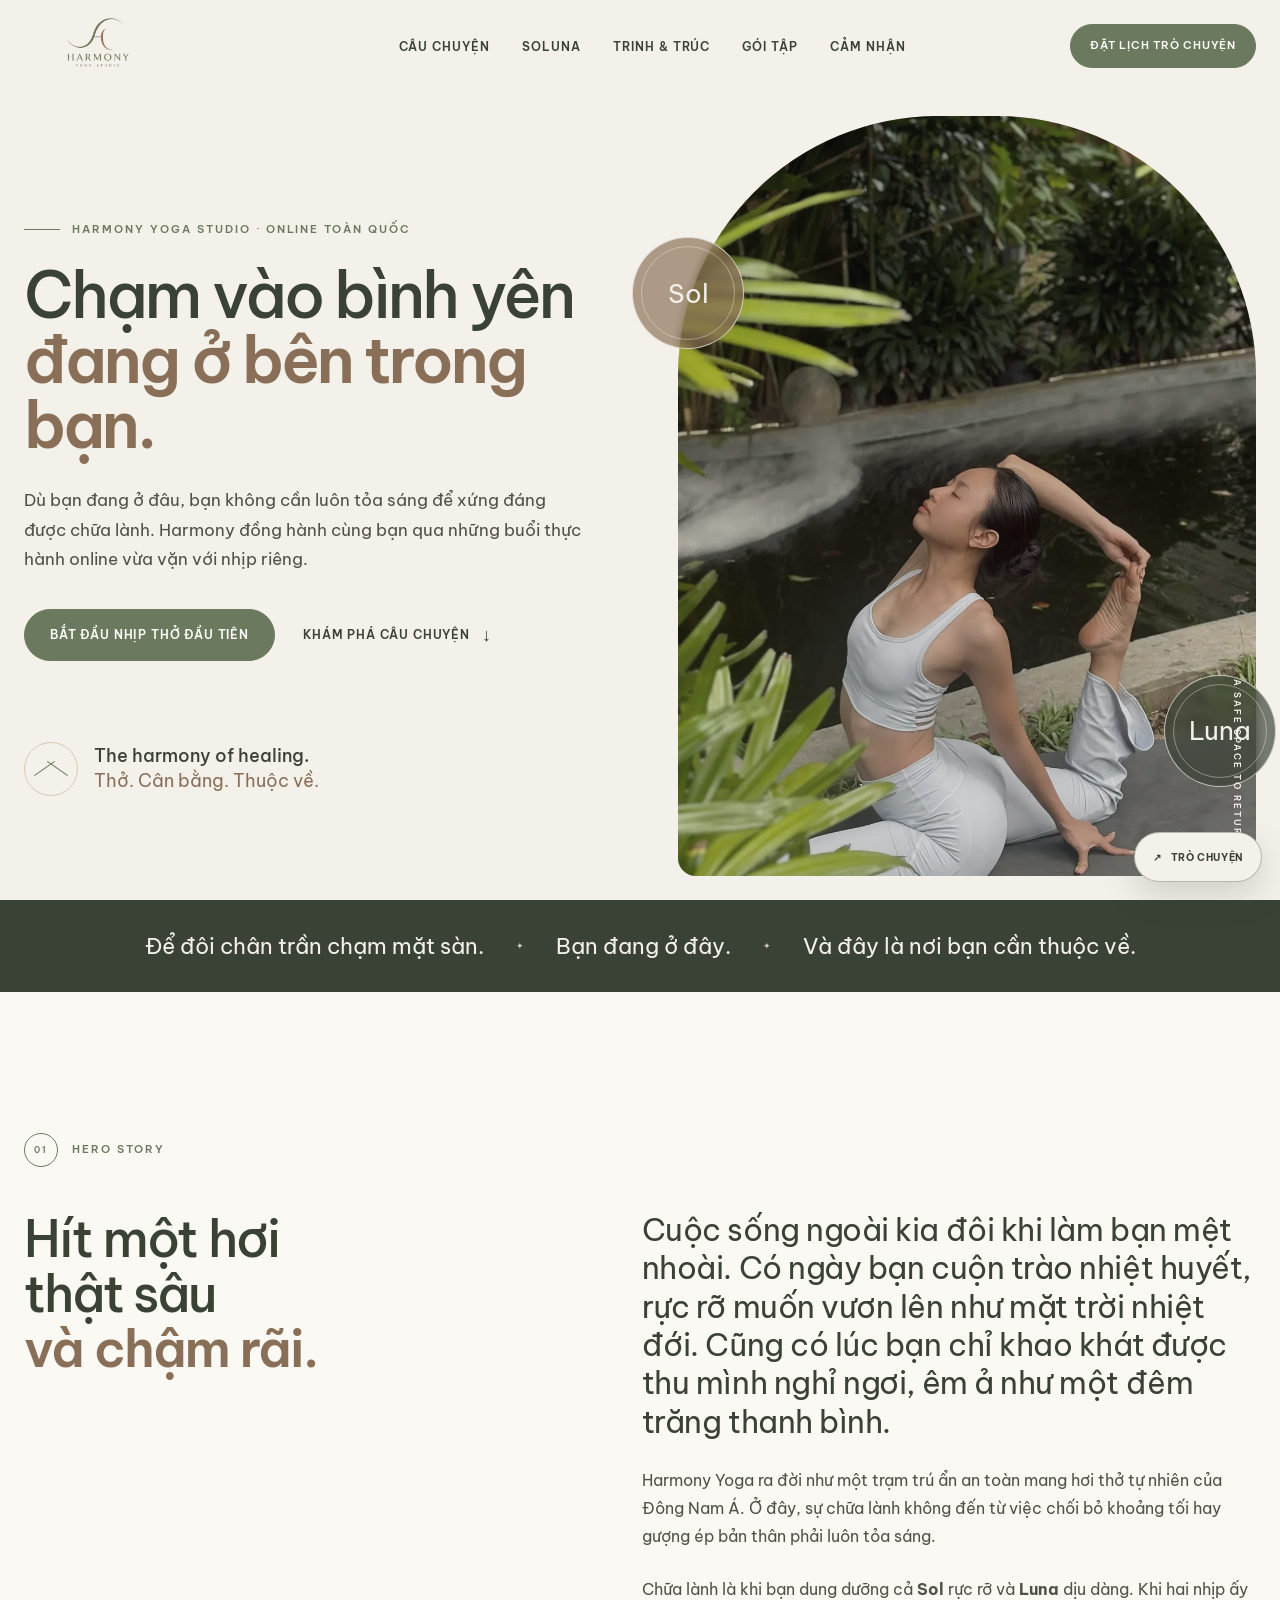
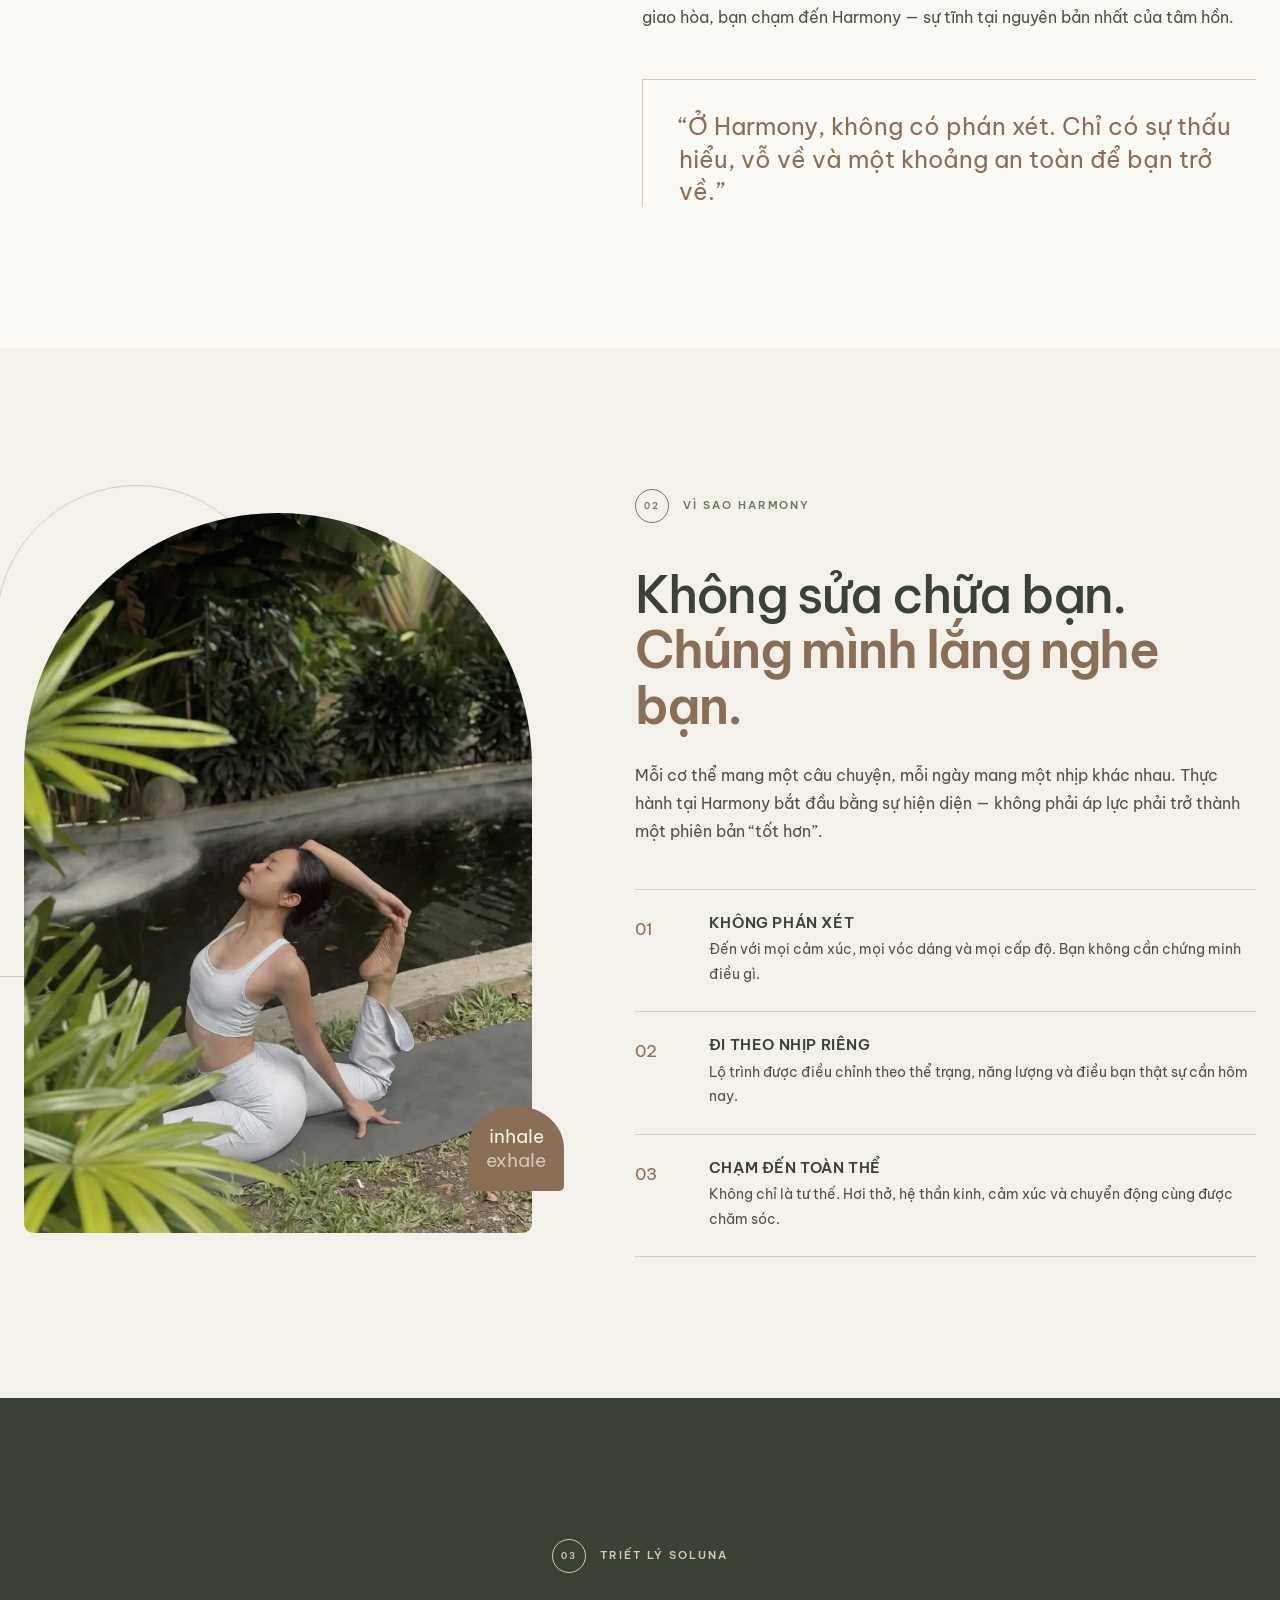
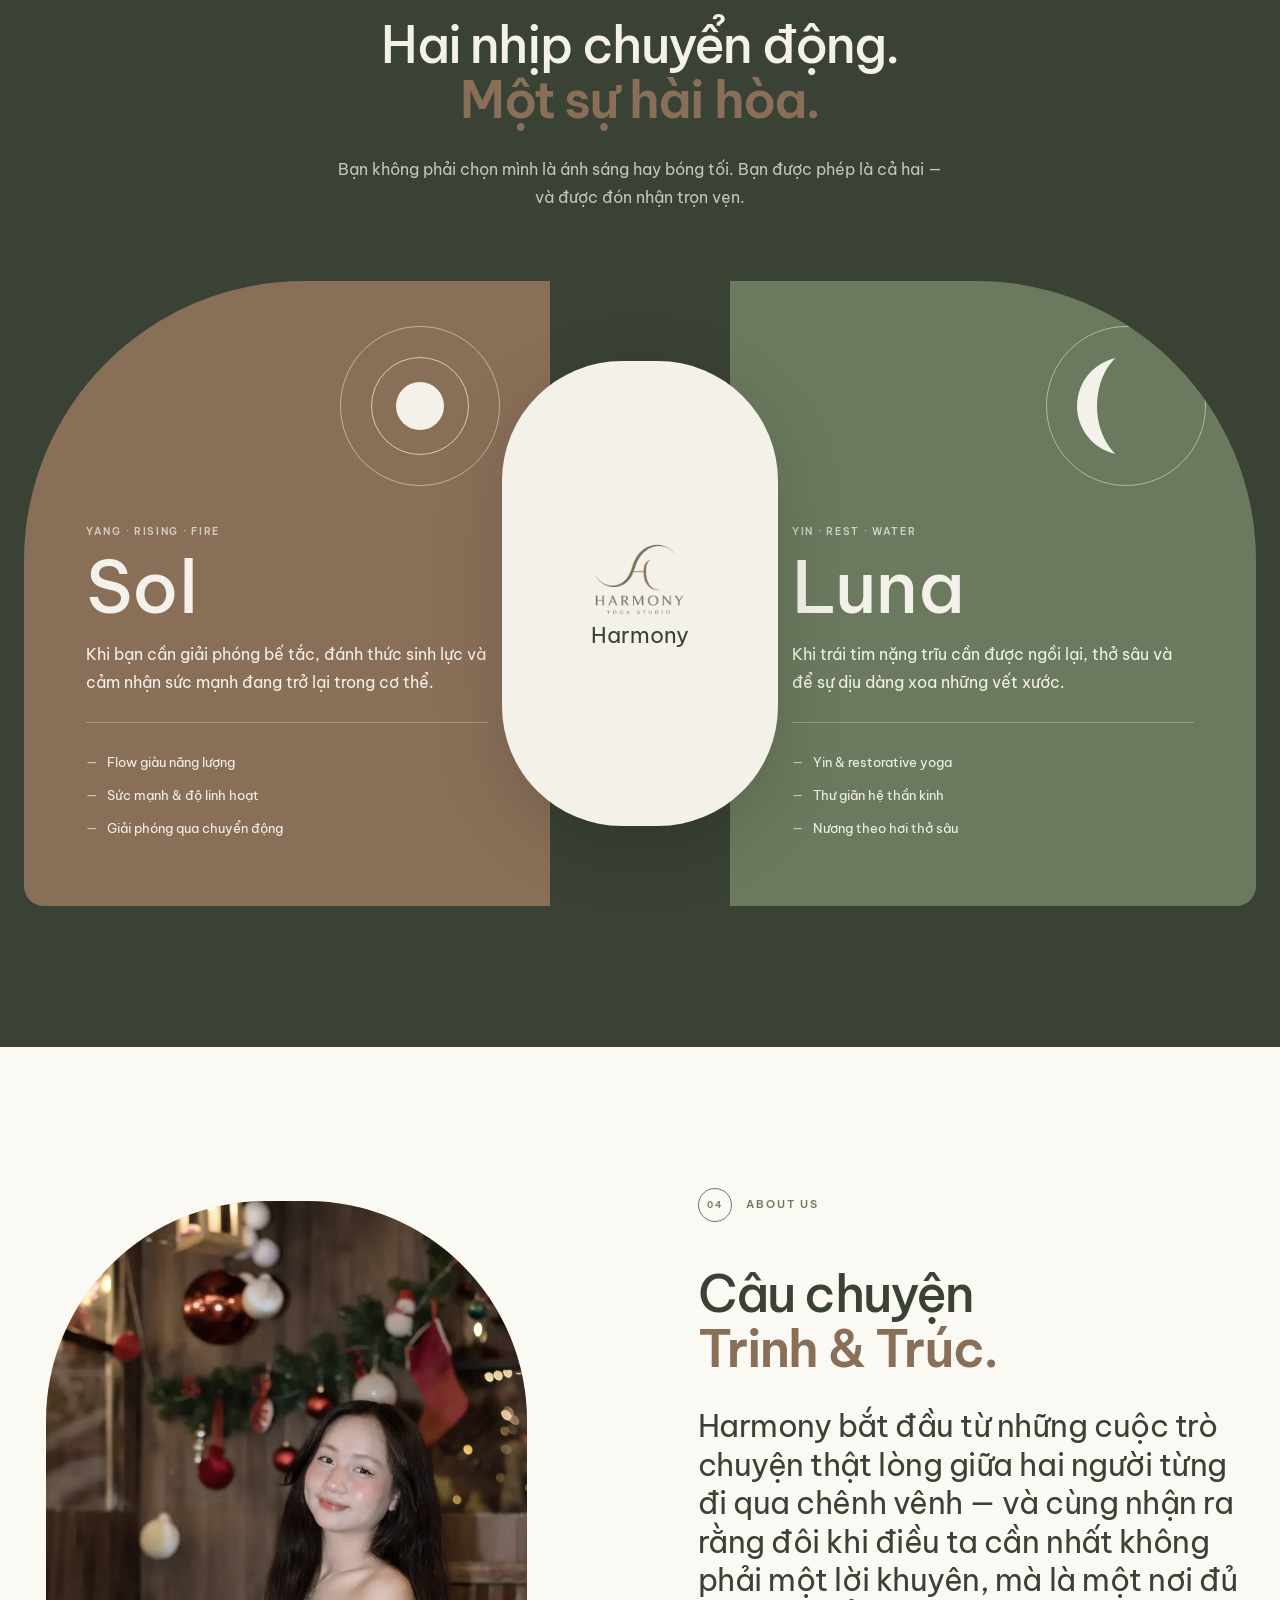
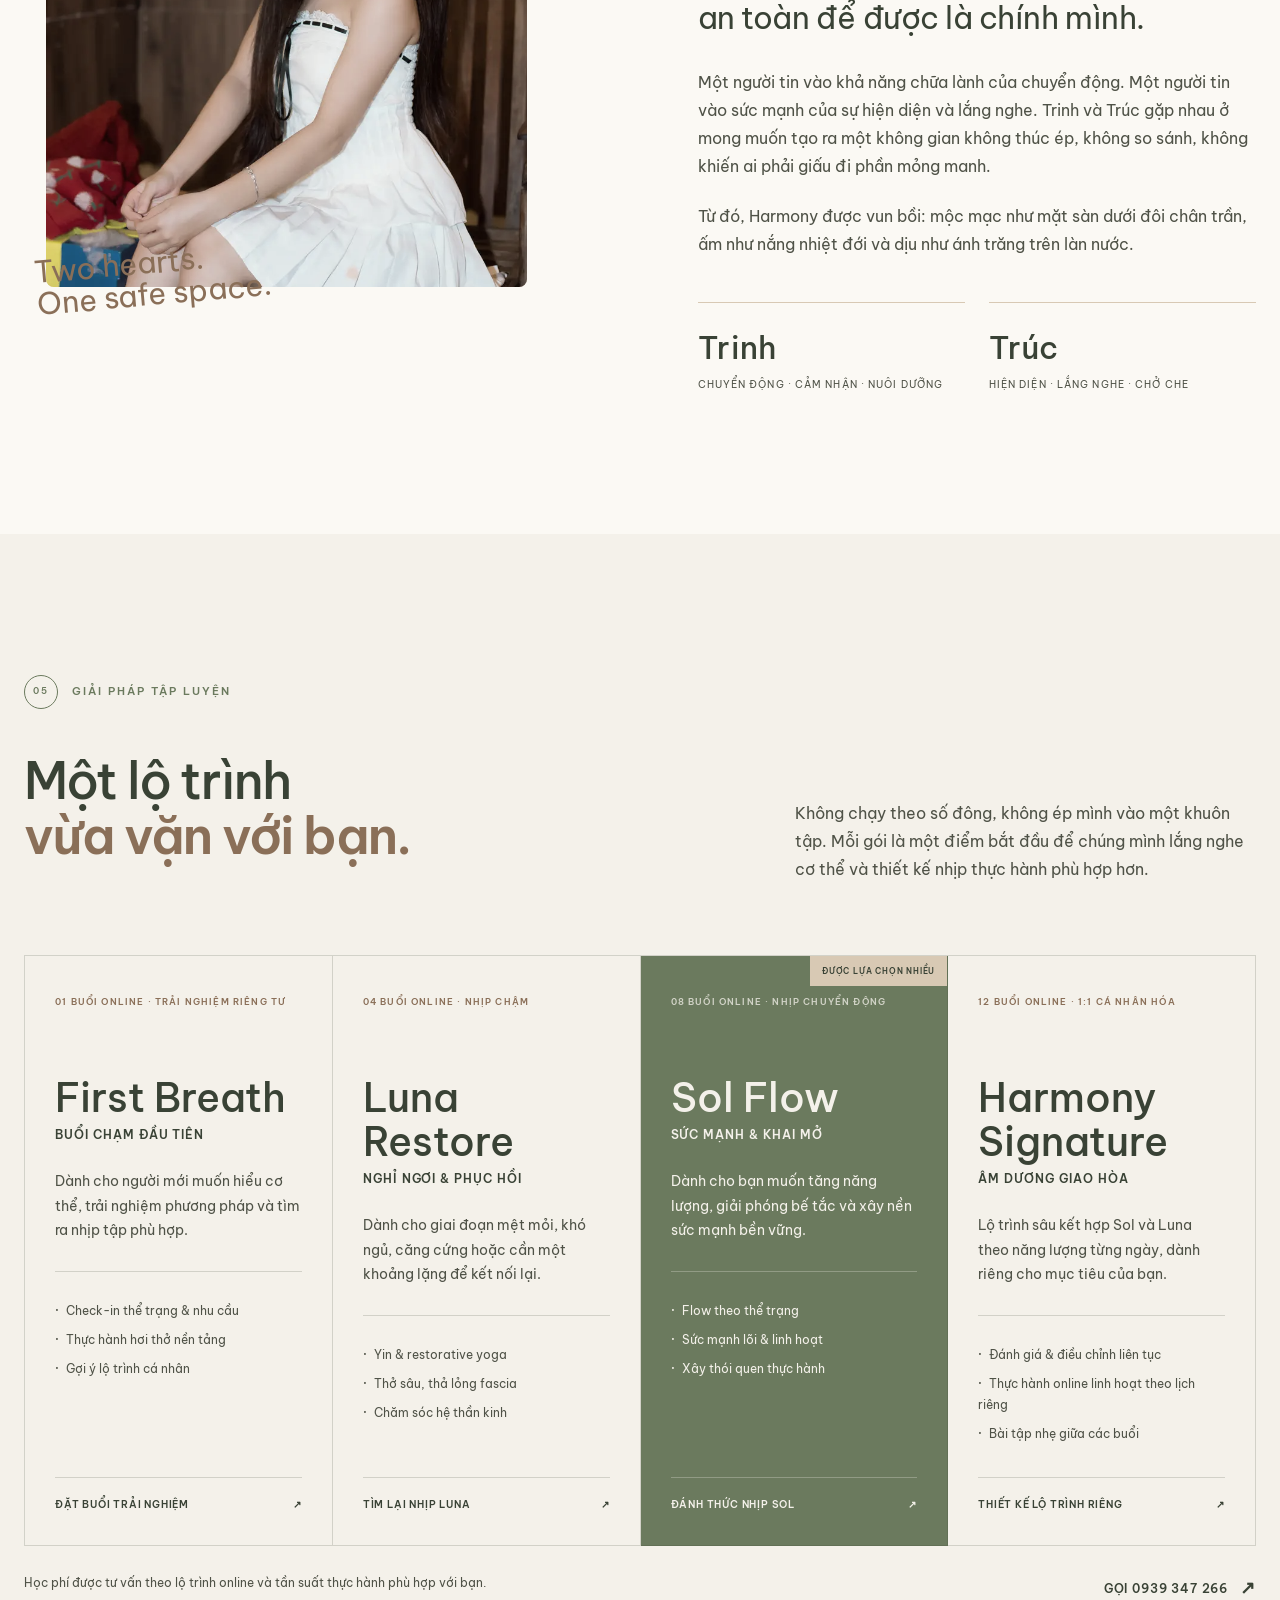
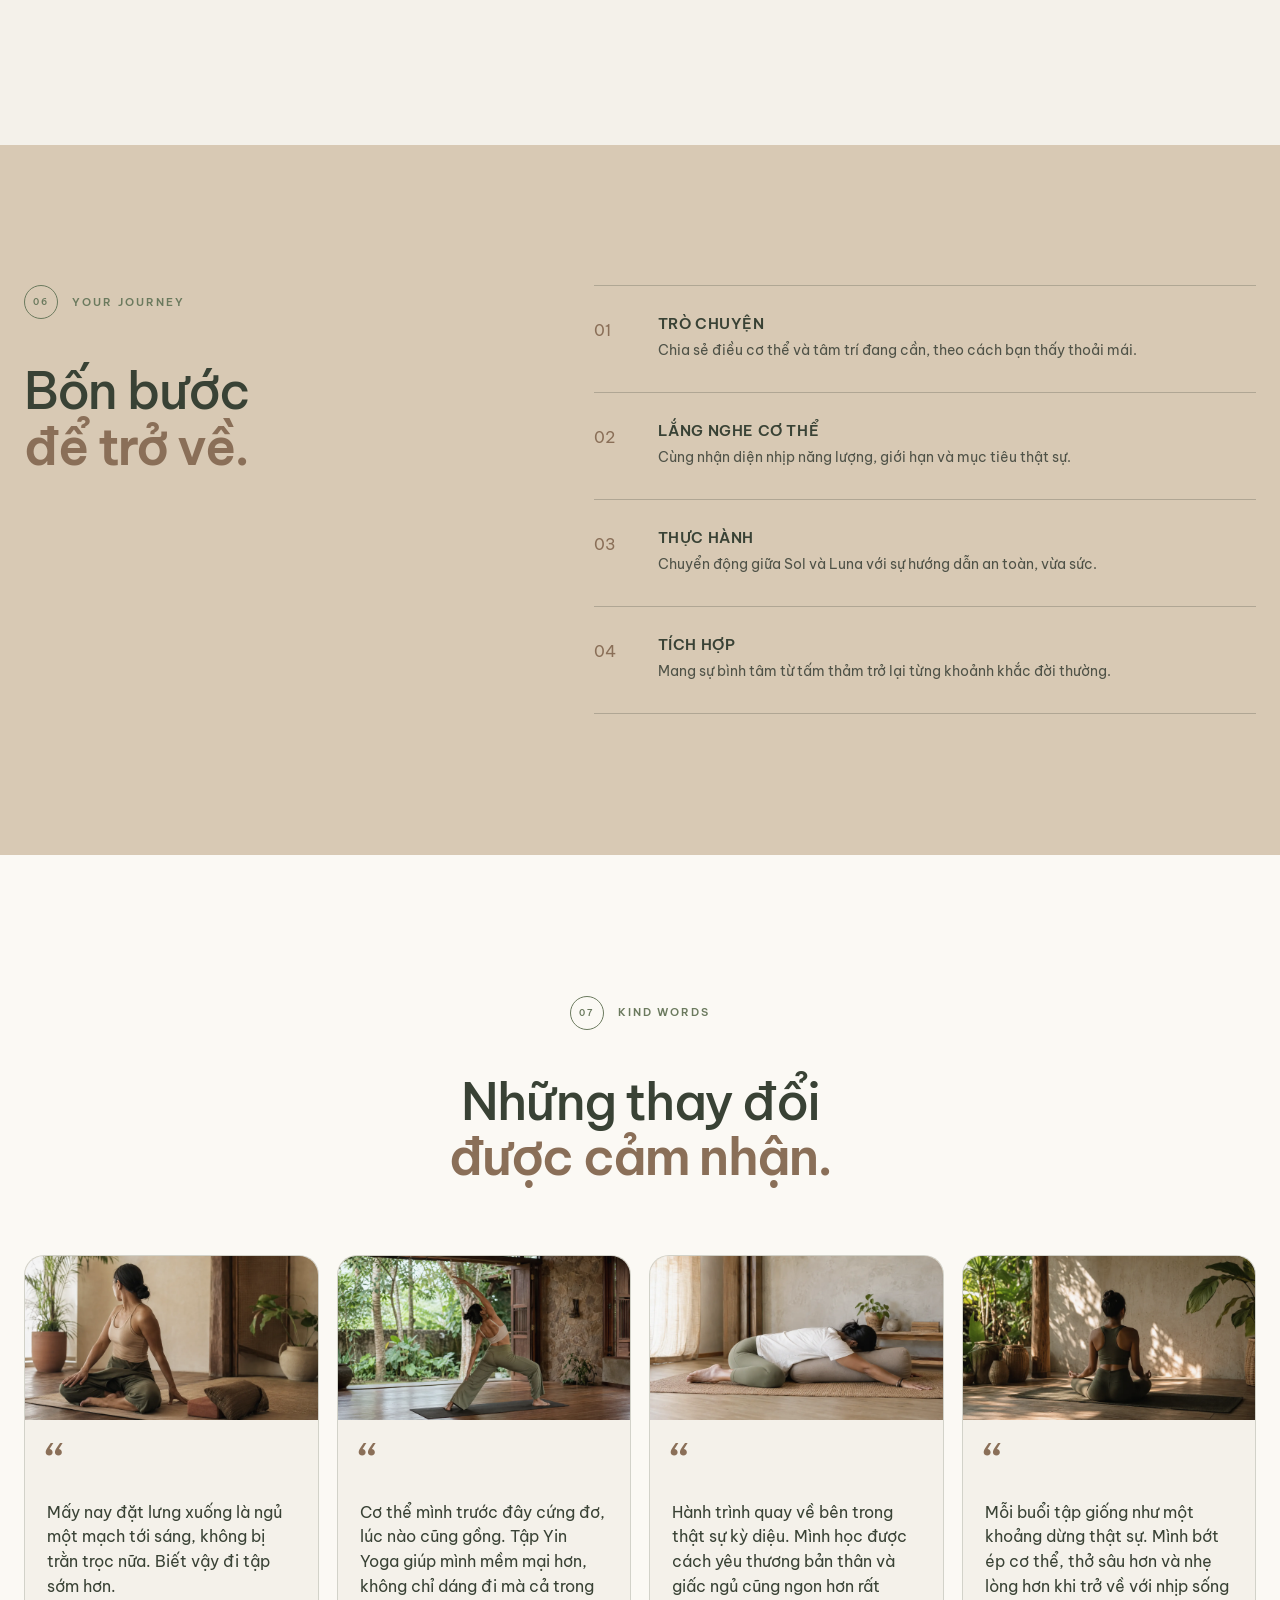
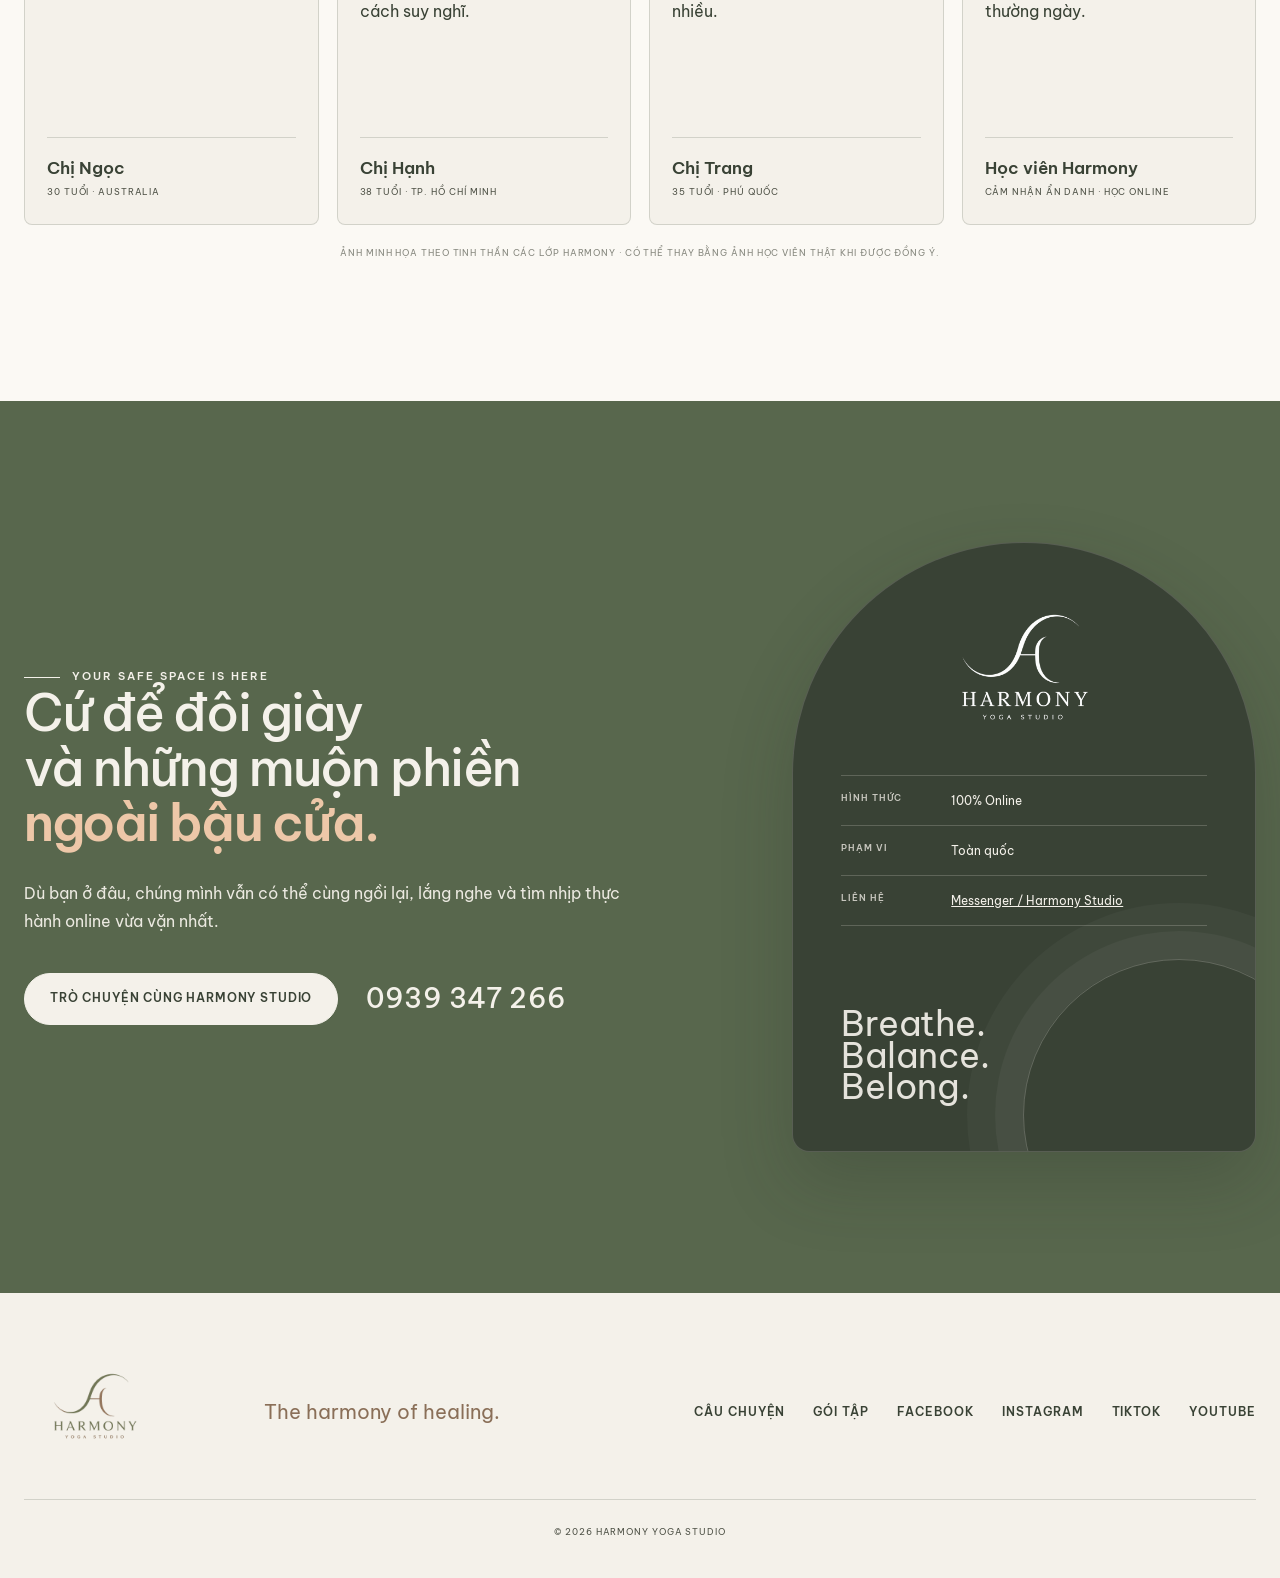
<file: harmony-yoga-studio/index.html>
<!DOCTYPE html>
<html lang="vi">
<head>
  <meta charset="utf-8">
  <meta name="viewport" content="width=device-width, initial-scale=1">
  <meta name="theme-color" content="#6B7A5E">
  <meta name="robots" content="index, follow">

  <title>Harmony Yoga Studio | Yoga online cá nhân hóa</title>
  <meta name="description" content="Harmony Yoga Studio mang đến các lớp yoga online cá nhân hóa trên toàn quốc, kết hợp Sol và Luna qua chuyển động, hơi thở và lộ trình vừa vặn với nhịp riêng của bạn.">
  <meta name="keywords" content="Harmony Yoga Studio, yoga online, yoga online cá nhân hóa, yoga online cho người mới, Yin Yoga online, yoga 1 kèm 1 online, Soluna">
  <link rel="canonical" href="https://diemtrinh.vercel.app/harmony-yoga-studio">

  <meta property="og:type" content="website">
  <meta property="og:locale" content="vi_VN">
  <meta property="og:title" content="Harmony Yoga Studio — Yoga online cá nhân hóa">
  <meta property="og:description" content="Yoga online cá nhân hóa trên toàn quốc — một khoảng an toàn để bạn thở, chuyển động và trở về với sự hài hòa bên trong.">
  <meta property="og:url" content="https://diemtrinh.vercel.app/harmony-yoga-studio">
  <meta property="og:image" content="https://raw.githubusercontent.com/bietdoitinhnhue/diemtrinh/main/harmony-yoga-studio/assets/harmony-meditation.webp">
  <meta name="twitter:card" content="summary_large_image">

  <link rel="icon" href="/harmony-yoga-studio/assets/harmony-logo-positive.png" type="image/png">
  <link rel="preconnect" href="https://fonts.googleapis.com">
  <link rel="preconnect" href="https://fonts.gstatic.com" crossorigin>
  <link href="https://fonts.googleapis.com/css2?family=Be+Vietnam+Pro:ital,wght@0,300;0,400;0,500;0,600;0,700;1,400;1,500&display=swap" rel="stylesheet">
  <link rel="stylesheet" href="/harmony-yoga-studio/styles.css">

  <script type="application/ld+json">
  {
    "@context": "https://schema.org",
    "@type": "Organization",
    "name": "Harmony Yoga Studio",
    "description": "Lớp yoga online cá nhân hóa trên toàn quốc theo tinh thần Soluna, kết hợp nhịp chuyển động giàu năng lượng và thực hành phục hồi dịu dàng.",
    "url": "https://diemtrinh.vercel.app/harmony-yoga-studio",
    "telephone": "+84939347266",
    "image": "https://raw.githubusercontent.com/bietdoitinhnhue/diemtrinh/main/harmony-yoga-studio/assets/harmony-meditation.webp",
    "areaServed": {
      "@type": "Country",
      "name": "Việt Nam"
    },
    "serviceType": "Yoga online cá nhân hóa",
    "sameAs": [
      "https://www.facebook.com/harmonystudioyoga/",
      "https://www.instagram.com/harmonystudioyoga/",
      "https://www.tiktok.com/@harmonystudioyoga",
      "https://www.youtube.com/@harmonystudioyoga"
    ]
  }
  </script>
</head>
<body>
  <a class="skip-link" href="#main">Đi đến nội dung chính</a>

  <header class="site-header" data-header>
    <div class="header-inner">
      <a class="brand" href="#home" aria-label="Harmony Yoga Studio - về đầu trang">
        <img src="/harmony-yoga-studio/assets/harmony-logo-positive.png" alt="Harmony Yoga Studio" width="180" height="118">
      </a>

      <nav class="desktop-nav" aria-label="Điều hướng chính">
        <a href="#story">Câu chuyện</a>
        <a href="#soluna">Soluna</a>
        <a href="#about">Trinh &amp; Trúc</a>
        <a href="#practice">Gói tập</a>
        <a href="#voices">Cảm nhận</a>
      </nav>

      <a class="button button-small header-cta" href="https://m.me/harmonystudioyoga" target="_blank" rel="noopener noreferrer">Đặt lịch trò chuyện</a>

      <button class="menu-button" type="button" aria-expanded="false" aria-controls="mobile-menu" data-menu-button>
        <span class="sr-only">Mở menu</span>
        <span></span><span></span>
      </button>
    </div>

    <div class="mobile-menu" id="mobile-menu" data-mobile-menu>
      <a href="#story">Câu chuyện</a>
      <a href="#soluna">Soluna</a>
      <a href="#about">Trinh &amp; Trúc</a>
      <a href="#practice">Gói tập</a>
      <a href="#voices">Cảm nhận</a>
      <a class="button" href="https://m.me/harmonystudioyoga" target="_blank" rel="noopener noreferrer">Đặt lịch trò chuyện</a>
    </div>
  </header>

  <main id="main">
    <section class="hero" id="home">
      <div class="hero-copy reveal">
        <p class="eyebrow"><span></span> Harmony Yoga Studio · Online toàn quốc</p>
        <h1>Chạm vào bình yên<br><em>đang ở bên trong bạn.</em></h1>
        <p class="hero-lead">Dù bạn đang ở đâu, bạn không cần luôn tỏa sáng để xứng đáng được chữa lành. Harmony đồng hành cùng bạn qua những buổi thực hành online vừa vặn với nhịp riêng.</p>
        <div class="hero-actions">
          <a class="button" href="https://m.me/harmonystudioyoga" target="_blank" rel="noopener noreferrer">Bắt đầu nhịp thở đầu tiên</a>
          <a class="text-link" href="#story">Khám phá câu chuyện <span aria-hidden="true">↓</span></a>
        </div>
        <div class="hero-note">
          <span class="breath-mark" aria-hidden="true"></span>
          <p><strong>The harmony of healing.</strong><br>Thở. Cân bằng. Thuộc về.</p>
        </div>
      </div>

      <div class="hero-visual reveal reveal-delay">
        <div class="hero-image-wrap">
          <img src="/harmony-yoga-studio/assets/harmony-hero.webp" alt="Thực hành yoga giữa không gian cây xanh" width="1200" height="1800" fetchpriority="high">
          <div class="image-wash" aria-hidden="true"></div>
        </div>
        <div class="orbit orbit-sol" aria-hidden="true"><span>Sol</span></div>
        <div class="orbit orbit-luna" aria-hidden="true"><span>Luna</span></div>
        <p class="vertical-caption">A SAFE SPACE TO RETURN</p>
      </div>
    </section>

    <section class="intro-strip" aria-label="Tuyên ngôn Harmony">
      <p>Để đôi chân trần chạm mặt sàn.</p>
      <span aria-hidden="true">✦</span>
      <p>Bạn đang ở đây.</p>
      <span aria-hidden="true">✦</span>
      <p>Và đây là nơi bạn cần thuộc về.</p>
    </section>

    <section class="story section" id="story">
      <div class="section-kicker reveal"><span>01</span> Hero story</div>
      <div class="story-grid">
        <div class="story-heading reveal">
          <h2>Hít một hơi<br>thật sâu<br><em>và chậm rãi.</em></h2>
        </div>
        <div class="story-copy reveal reveal-delay">
          <p class="lead-paragraph">Cuộc sống ngoài kia đôi khi làm bạn mệt nhoài. Có ngày bạn cuộn trào nhiệt huyết, rực rỡ muốn vươn lên như mặt trời nhiệt đới. Cũng có lúc bạn chỉ khao khát được thu mình nghỉ ngơi, êm ả như một đêm trăng thanh bình.</p>
          <p>Harmony Yoga ra đời như một trạm trú ẩn an toàn mang hơi thở tự nhiên của Đông Nam Á. Ở đây, sự chữa lành không đến từ việc chối bỏ khoảng tối hay gượng ép bản thân phải luôn tỏa sáng.</p>
          <p>Chữa lành là khi bạn dung dưỡng cả <strong>Sol</strong> rực rỡ và <strong>Luna</strong> dịu dàng. Khi hai nhịp ấy giao hòa, bạn chạm đến Harmony — sự tĩnh tại nguyên bản nhất của tâm hồn.</p>
          <blockquote>“Ở Harmony, không có phán xét. Chỉ có sự thấu hiểu, vỗ về và một khoảng an toàn để bạn trở về.”</blockquote>
        </div>
      </div>
    </section>

    <section class="why section" id="why">
      <div class="why-image reveal">
        <img src="/harmony-yoga-studio/assets/harmony-meditation.webp" alt="Ngồi thiền giữa khu vườn tự nhiên" width="1400" height="1400" loading="lazy">
        <div class="why-image-note"><span>inhale</span><span>exhale</span></div>
      </div>
      <div class="why-content">
        <div class="section-kicker reveal"><span>02</span> Vì sao Harmony</div>
        <h2 class="reveal">Không sửa chữa bạn.<br><em>Chúng mình lắng nghe bạn.</em></h2>
        <p class="why-intro reveal">Mỗi cơ thể mang một câu chuyện, mỗi ngày mang một nhịp khác nhau. Thực hành tại Harmony bắt đầu bằng sự hiện diện — không phải áp lực phải trở thành một phiên bản “tốt hơn”.</p>

        <div class="values-list">
          <article class="value reveal">
            <span class="value-number">01</span>
            <div><h3>Không phán xét</h3><p>Đến với mọi cảm xúc, mọi vóc dáng và mọi cấp độ. Bạn không cần chứng minh điều gì.</p></div>
          </article>
          <article class="value reveal">
            <span class="value-number">02</span>
            <div><h3>Đi theo nhịp riêng</h3><p>Lộ trình được điều chỉnh theo thể trạng, năng lượng và điều bạn thật sự cần hôm nay.</p></div>
          </article>
          <article class="value reveal">
            <span class="value-number">03</span>
            <div><h3>Chạm đến toàn thể</h3><p>Không chỉ là tư thế. Hơi thở, hệ thần kinh, cảm xúc và chuyển động cùng được chăm sóc.</p></div>
          </article>
        </div>
      </div>
    </section>

    <section class="soluna section" id="soluna">
      <div class="soluna-heading reveal">
        <div class="section-kicker"><span>03</span> Triết lý Soluna</div>
        <h2>Hai nhịp chuyển động.<br><em>Một sự hài hòa.</em></h2>
        <p>Bạn không phải chọn mình là ánh sáng hay bóng tối. Bạn được phép là cả hai — và được đón nhận trọn vẹn.</p>
      </div>

      <div class="soluna-panels">
        <article class="energy-panel panel-sol reveal">
          <div class="celestial sun" aria-hidden="true"><span></span></div>
          <p class="panel-label">Yang · Rising · Fire</p>
          <h3>Sol</h3>
          <p>Khi bạn cần giải phóng bế tắc, đánh thức sinh lực và cảm nhận sức mạnh đang trở lại trong cơ thể.</p>
          <ul>
            <li>Flow giàu năng lượng</li>
            <li>Sức mạnh &amp; độ linh hoạt</li>
            <li>Giải phóng qua chuyển động</li>
          </ul>
        </article>

        <div class="soluna-center reveal" aria-hidden="true">
          <img src="/harmony-yoga-studio/assets/harmony-logo-positive.png" alt="" width="240" height="158" loading="lazy">
          <span>Harmony</span>
        </div>

        <article class="energy-panel panel-luna reveal reveal-delay">
          <div class="celestial moon" aria-hidden="true"><span></span></div>
          <p class="panel-label">Yin · Rest · Water</p>
          <h3>Luna</h3>
          <p>Khi trái tim nặng trĩu cần được ngồi lại, thở sâu và để sự dịu dàng xoa những vết xước.</p>
          <ul>
            <li>Yin &amp; restorative yoga</li>
            <li>Thư giãn hệ thần kinh</li>
            <li>Nương theo hơi thở sâu</li>
          </ul>
        </article>
      </div>
    </section>

    <section class="about section" id="about">
      <div class="about-collage reveal">
        <div class="portrait portrait-main"><img src="/harmony-yoga-studio/assets/trinh-portrait.webp" alt="Chân dung người sáng lập Harmony Yoga" width="900" height="1200" loading="lazy"></div>
        <p class="collage-note">Two hearts.<br>One safe space.</p>
      </div>

      <div class="about-copy">
        <div class="section-kicker reveal"><span>04</span> About us</div>
        <h2 class="reveal">Câu chuyện<br><em>Trinh &amp; Trúc.</em></h2>
        <p class="lead-paragraph reveal">Harmony bắt đầu từ những cuộc trò chuyện thật lòng giữa hai người từng đi qua chênh vênh — và cùng nhận ra rằng đôi khi điều ta cần nhất không phải một lời khuyên, mà là một nơi đủ an toàn để được là chính mình.</p>
        <p class="reveal">Một người tin vào khả năng chữa lành của chuyển động. Một người tin vào sức mạnh của sự hiện diện và lắng nghe. Trinh và Trúc gặp nhau ở mong muốn tạo ra một không gian không thúc ép, không so sánh, không khiến ai phải giấu đi phần mỏng manh.</p>
        <p class="reveal">Từ đó, Harmony được vun bồi: mộc mạc như mặt sàn dưới đôi chân trần, ấm như nắng nhiệt đới và dịu như ánh trăng trên làn nước.</p>

        <div class="founder-signatures reveal">
          <div><strong>Trinh</strong><span>Chuyển động · Cảm nhận · Nuôi dưỡng</span></div>
          <div><strong>Trúc</strong><span>Hiện diện · Lắng nghe · Chở che</span></div>
        </div>
      </div>
    </section>

    <section class="practice section" id="practice">
      <div class="practice-header reveal">
        <div>
          <div class="section-kicker"><span>05</span> Giải pháp tập luyện</div>
          <h2>Một lộ trình<br><em>vừa vặn với bạn.</em></h2>
        </div>
        <p>Không chạy theo số đông, không ép mình vào một khuôn tập. Mỗi gói là một điểm bắt đầu để chúng mình lắng nghe cơ thể và thiết kế nhịp thực hành phù hợp hơn.</p>
      </div>

      <div class="program-grid">
        <article class="program-card reveal">
          <p class="program-meta">01 buổi online · Trải nghiệm riêng tư</p>
          <h3>First Breath</h3>
          <p class="program-subtitle">Buổi chạm đầu tiên</p>
          <p>Dành cho người mới muốn hiểu cơ thể, trải nghiệm phương pháp và tìm ra nhịp tập phù hợp.</p>
          <ul>
            <li>Check-in thể trạng &amp; nhu cầu</li>
            <li>Thực hành hơi thở nền tảng</li>
            <li>Gợi ý lộ trình cá nhân</li>
          </ul>
          <a href="https://m.me/harmonystudioyoga" target="_blank" rel="noopener noreferrer">Đặt buổi trải nghiệm <span>↗</span></a>
        </article>

        <article class="program-card reveal">
          <p class="program-meta">04 buổi online · Nhịp chậm</p>
          <h3>Luna Restore</h3>
          <p class="program-subtitle">Nghỉ ngơi &amp; phục hồi</p>
          <p>Dành cho giai đoạn mệt mỏi, khó ngủ, căng cứng hoặc cần một khoảng lặng để kết nối lại.</p>
          <ul>
            <li>Yin &amp; restorative yoga</li>
            <li>Thở sâu, thả lỏng fascia</li>
            <li>Chăm sóc hệ thần kinh</li>
          </ul>
          <a href="https://m.me/harmonystudioyoga" target="_blank" rel="noopener noreferrer">Tìm lại nhịp Luna <span>↗</span></a>
        </article>

        <article class="program-card program-featured reveal">
          <p class="program-badge">Được lựa chọn nhiều</p>
          <p class="program-meta">08 buổi online · Nhịp chuyển động</p>
          <h3>Sol Flow</h3>
          <p class="program-subtitle">Sức mạnh &amp; khai mở</p>
          <p>Dành cho bạn muốn tăng năng lượng, giải phóng bế tắc và xây nền sức mạnh bền vững.</p>
          <ul>
            <li>Flow theo thể trạng</li>
            <li>Sức mạnh lõi &amp; linh hoạt</li>
            <li>Xây thói quen thực hành</li>
          </ul>
          <a href="https://m.me/harmonystudioyoga" target="_blank" rel="noopener noreferrer">Đánh thức nhịp Sol <span>↗</span></a>
        </article>

        <article class="program-card reveal">
          <p class="program-meta">12 buổi online · 1:1 cá nhân hóa</p>
          <h3>Harmony Signature</h3>
          <p class="program-subtitle">Âm Dương giao hòa</p>
          <p>Lộ trình sâu kết hợp Sol và Luna theo năng lượng từng ngày, dành riêng cho mục tiêu của bạn.</p>
          <ul>
            <li>Đánh giá &amp; điều chỉnh liên tục</li>
            <li>Thực hành online linh hoạt theo lịch riêng</li>
            <li>Bài tập nhẹ giữa các buổi</li>
          </ul>
          <a href="https://m.me/harmonystudioyoga" target="_blank" rel="noopener noreferrer">Thiết kế lộ trình riêng <span>↗</span></a>
        </article>
      </div>

      <div class="pricing-note reveal">
        <span>Học phí được tư vấn theo lộ trình online và tần suất thực hành phù hợp với bạn.</span>
        <a class="text-link" href="tel:+84939347266">Gọi&nbsp;0939&nbsp;347&nbsp;266 <span aria-hidden="true">↗</span></a>
      </div>
    </section>

    <section class="journey section" aria-labelledby="journey-title">
      <div class="journey-heading reveal">
        <div class="section-kicker"><span>06</span> Your journey</div>
        <h2 id="journey-title">Bốn bước<br><em>để trở về.</em></h2>
      </div>
      <ol class="journey-list">
        <li class="reveal"><span>01</span><div><h3>Trò chuyện</h3><p>Chia sẻ điều cơ thể và tâm trí đang cần, theo cách bạn thấy thoải mái.</p></div></li>
        <li class="reveal"><span>02</span><div><h3>Lắng nghe cơ thể</h3><p>Cùng nhận diện nhịp năng lượng, giới hạn và mục tiêu thật sự.</p></div></li>
        <li class="reveal"><span>03</span><div><h3>Thực hành</h3><p>Chuyển động giữa Sol và Luna với sự hướng dẫn an toàn, vừa sức.</p></div></li>
        <li class="reveal"><span>04</span><div><h3>Tích hợp</h3><p>Mang sự bình tâm từ tấm thảm trở lại từng khoảnh khắc đời thường.</p></div></li>
      </ol>
    </section>

    <section class="voices section" id="voices">
      <div class="voices-header reveal">
        <div class="section-kicker"><span>07</span> Kind words</div>
        <h2>Những thay đổi<br><em>được cảm nhận.</em></h2>
      </div>

      <div class="testimonial-grid">
        <figure class="testimonial reveal">
          <div class="testimonial-image">
            <img src="/harmony-yoga-studio/assets/harmony-student-restorative.webp" alt="Khoảnh khắc thực hành yoga phục hồi tại không gian nhiệt đới" width="1600" height="900" loading="lazy">
          </div>
          <div class="quote-mark" aria-hidden="true">“</div>
          <blockquote>Mấy nay đặt lưng xuống là ngủ một mạch tới sáng, không bị trằn trọc nữa. Biết vậy đi tập sớm hơn.</blockquote>
          <figcaption><strong>Chị Ngọc</strong><span>30 tuổi · Australia</span></figcaption>
        </figure>
        <figure class="testimonial reveal">
          <div class="testimonial-image">
            <img src="/harmony-yoga-studio/assets/harmony-student-flow.webp" alt="Khoảnh khắc thực hành yoga flow online trong không gian xanh tại nhà" width="1600" height="900" loading="lazy">
          </div>
          <div class="quote-mark" aria-hidden="true">“</div>
          <blockquote>Cơ thể mình trước đây cứng đơ, lúc nào cũng gồng. Tập Yin Yoga giúp mình mềm mại hơn, không chỉ dáng đi mà cả trong cách suy nghĩ.</blockquote>
          <figcaption><strong>Chị Hạnh</strong><span>38 tuổi · TP. Hồ Chí Minh</span></figcaption>
        </figure>
        <figure class="testimonial reveal">
          <div class="testimonial-image">
            <img src="/harmony-yoga-studio/assets/harmony-student-yin.webp" alt="Khoảnh khắc thả lỏng trong tư thế Yin Yoga với bolster" width="1600" height="900" loading="lazy">
          </div>
          <div class="quote-mark" aria-hidden="true">“</div>
          <blockquote>Hành trình quay về bên trong thật sự kỳ diệu. Mình học được cách yêu thương bản thân và giấc ngủ cũng ngon hơn rất nhiều.</blockquote>
          <figcaption><strong>Chị Trang</strong><span>35 tuổi · Phú Quốc</span></figcaption>
        </figure>
        <figure class="testimonial testimonial-placeholder reveal">
          <div class="testimonial-image">
            <img src="/harmony-yoga-studio/assets/harmony-student-meditation.webp" alt="Khoảnh khắc thiền sau buổi thực hành yoga" width="1600" height="900" loading="lazy">
          </div>
          <div class="quote-mark" aria-hidden="true">“</div>
          <blockquote>Mỗi buổi tập giống như một khoảng dừng thật sự. Mình bớt ép cơ thể, thở sâu hơn và nhẹ lòng hơn khi trở về với nhịp sống thường ngày.</blockquote>
          <figcaption><strong>Học viên Harmony</strong><span>Cảm nhận ẩn danh · Học online</span></figcaption>
        </figure>
      </div>
      <p class="testimonial-source">Ảnh minh họa theo tinh thần các lớp Harmony · Có thể thay bằng ảnh học viên thật khi được đồng ý.</p>
    </section>

    <section class="contact section" id="contact">
      <div class="contact-inner">
        <div class="contact-copy reveal">
          <p class="eyebrow light"><span></span> Your safe space is here</p>
          <h2>Cứ để đôi giày<br>và những muộn phiền<br><em>ngoài bậu cửa.</em></h2>
          <p>Dù bạn ở đâu, chúng mình vẫn có thể cùng ngồi lại, lắng nghe và tìm nhịp thực hành online vừa vặn nhất.</p>
          <div class="contact-actions">
            <a class="button button-light" href="https://m.me/harmonystudioyoga" target="_blank" rel="noopener noreferrer">Trò chuyện cùng Harmony Studio</a>
            <a class="contact-phone" href="tel:+84939347266">0939&nbsp;347&nbsp;266</a>
          </div>
        </div>

        <div class="contact-card reveal reveal-delay">
          <img src="/harmony-yoga-studio/assets/harmony-logo-reverse.png" alt="Harmony Yoga Studio" width="300" height="197" loading="lazy">
          <div class="contact-details">
            <p><span>Hình thức</span>100% Online</p>
            <p><span>Phạm vi</span>Toàn quốc</p>
            <p><span>Liên hệ</span><a href="https://m.me/harmonystudioyoga" target="_blank" rel="noopener noreferrer">Messenger / Harmony Studio</a></p>
          </div>
          <p class="contact-mantra">Breathe.<br>Balance.<br>Belong.</p>
        </div>
      </div>
    </section>
  </main>

  <footer>
    <div class="footer-inner">
      <img src="/harmony-yoga-studio/assets/harmony-logo-positive.png" alt="Harmony Yoga Studio" width="190" height="125" loading="lazy">
      <p>The harmony of healing.</p>
      <div class="footer-links">
        <a href="#story">Câu chuyện</a>
        <a href="#practice">Gói tập</a>
        <a href="https://www.facebook.com/harmonystudioyoga/" target="_blank" rel="noopener noreferrer" aria-label="Harmony Studio trên Facebook">Facebook</a>
        <a href="https://www.instagram.com/harmonystudioyoga/" target="_blank" rel="noopener noreferrer" aria-label="Harmony Studio trên Instagram">Instagram</a>
        <a href="https://www.tiktok.com/@harmonystudioyoga" target="_blank" rel="noopener noreferrer" aria-label="Harmony Studio trên TikTok">TikTok</a>
        <a href="https://www.youtube.com/@harmonystudioyoga" target="_blank" rel="noopener noreferrer" aria-label="Harmony Studio trên YouTube">YouTube</a>
      </div>
      <p class="copyright">© <span data-year></span> Harmony Yoga Studio</p>
    </div>
  </footer>

  <div class="floating-contact" data-contact-widget>
    <button class="floating-contact-toggle" type="button" aria-expanded="false" aria-controls="contact-widget-menu" data-contact-toggle>
      <span class="contact-toggle-icon" aria-hidden="true">↗</span>
      <strong>Trò chuyện</strong>
    </button>
    <div class="floating-contact-menu" id="contact-widget-menu" data-contact-menu aria-hidden="true">
      <div class="contact-widget-heading">
        <strong>Liên hệ Harmony Studio</strong>
        <span>Chọn nền tảng phù hợp với bạn</span>
      </div>
      <a class="contact-channel messenger" href="https://m.me/harmonystudioyoga" target="_blank" rel="noopener noreferrer">
        <span class="channel-icon" aria-hidden="true">M</span>
        <span class="channel-copy"><strong>Messenger</strong><small>@harmonystudioyoga</small></span>
        <span class="channel-arrow" aria-hidden="true">↗</span>
      </a>
      <a class="contact-channel zalo" href="https://zalo.me/0939347266" target="_blank" rel="noopener noreferrer">
        <span class="channel-icon" aria-hidden="true">Z</span>
        <span class="channel-copy"><strong>Zalo</strong><small>0939 347 266</small></span>
        <span class="channel-arrow" aria-hidden="true">↗</span>
      </a>
    </div>
  </div>

  <script src="/harmony-yoga-studio/script.js"></script>
</body>
</html>
</file>
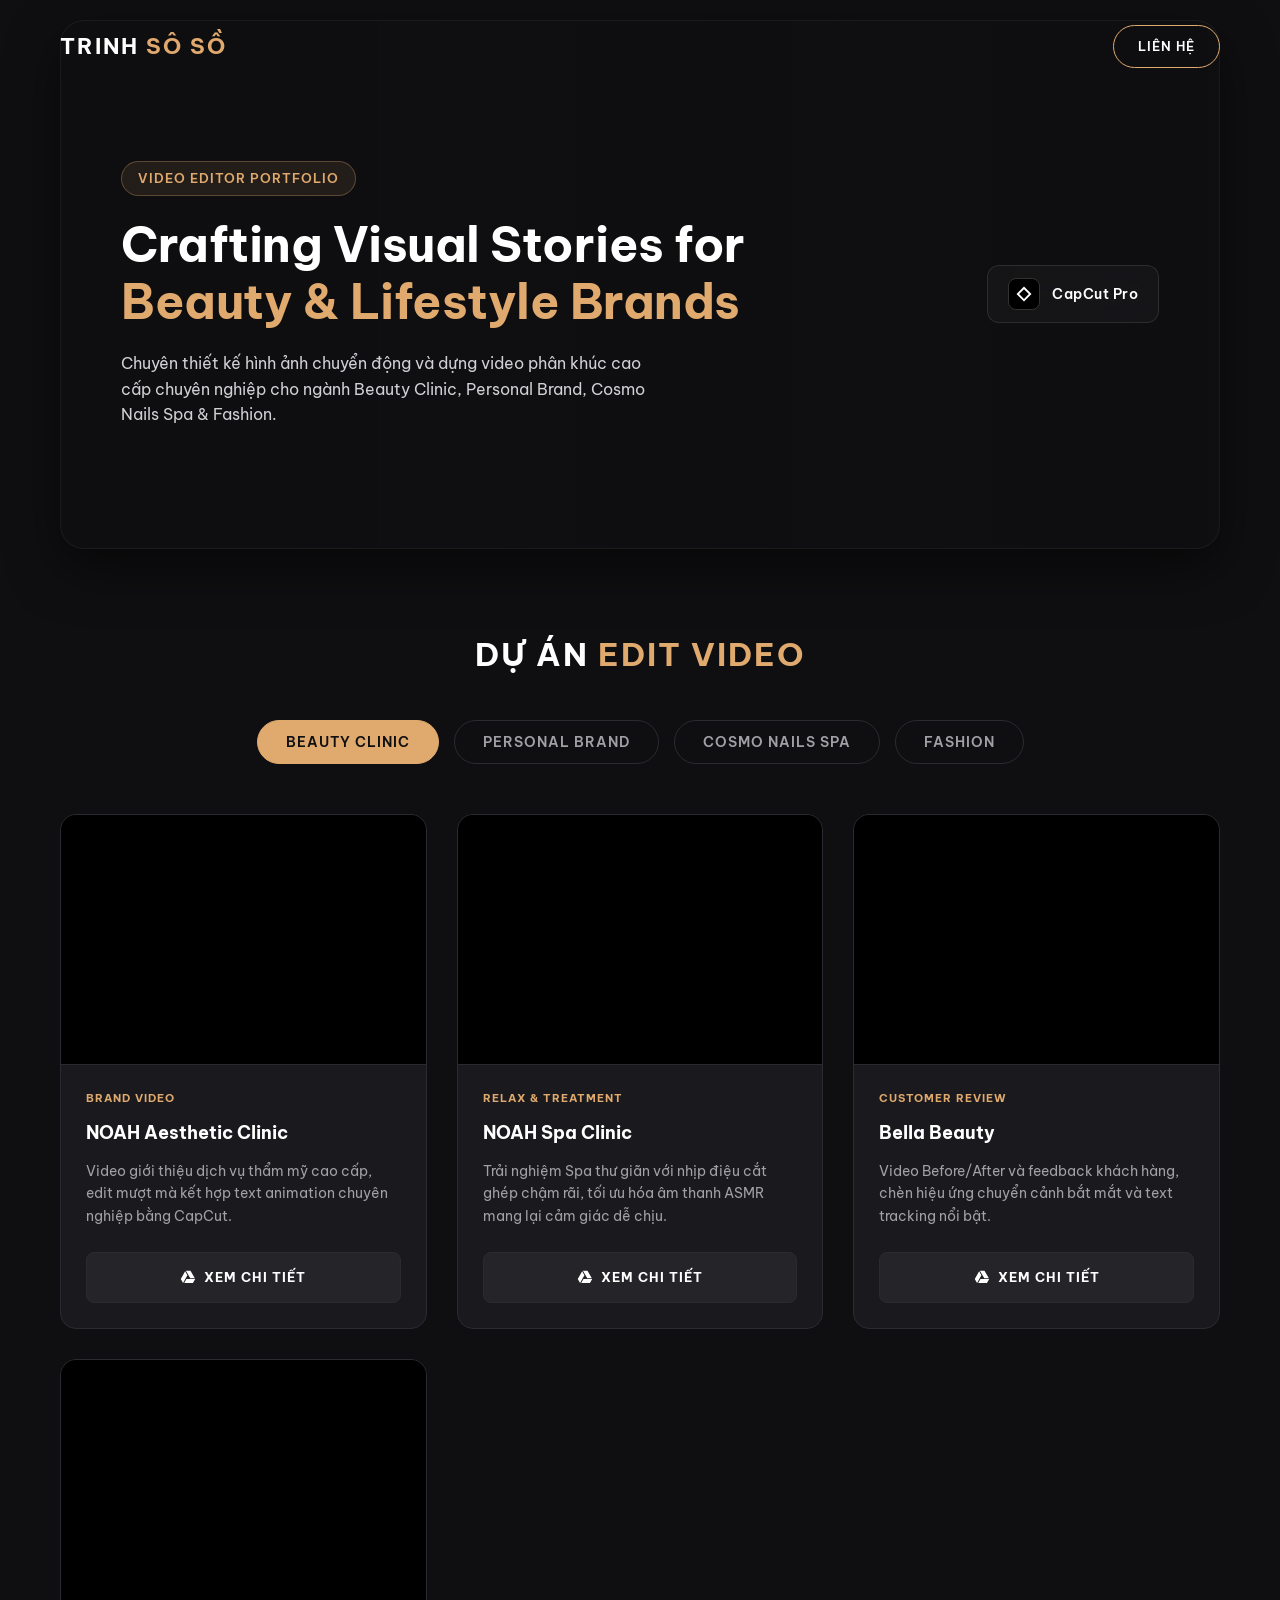
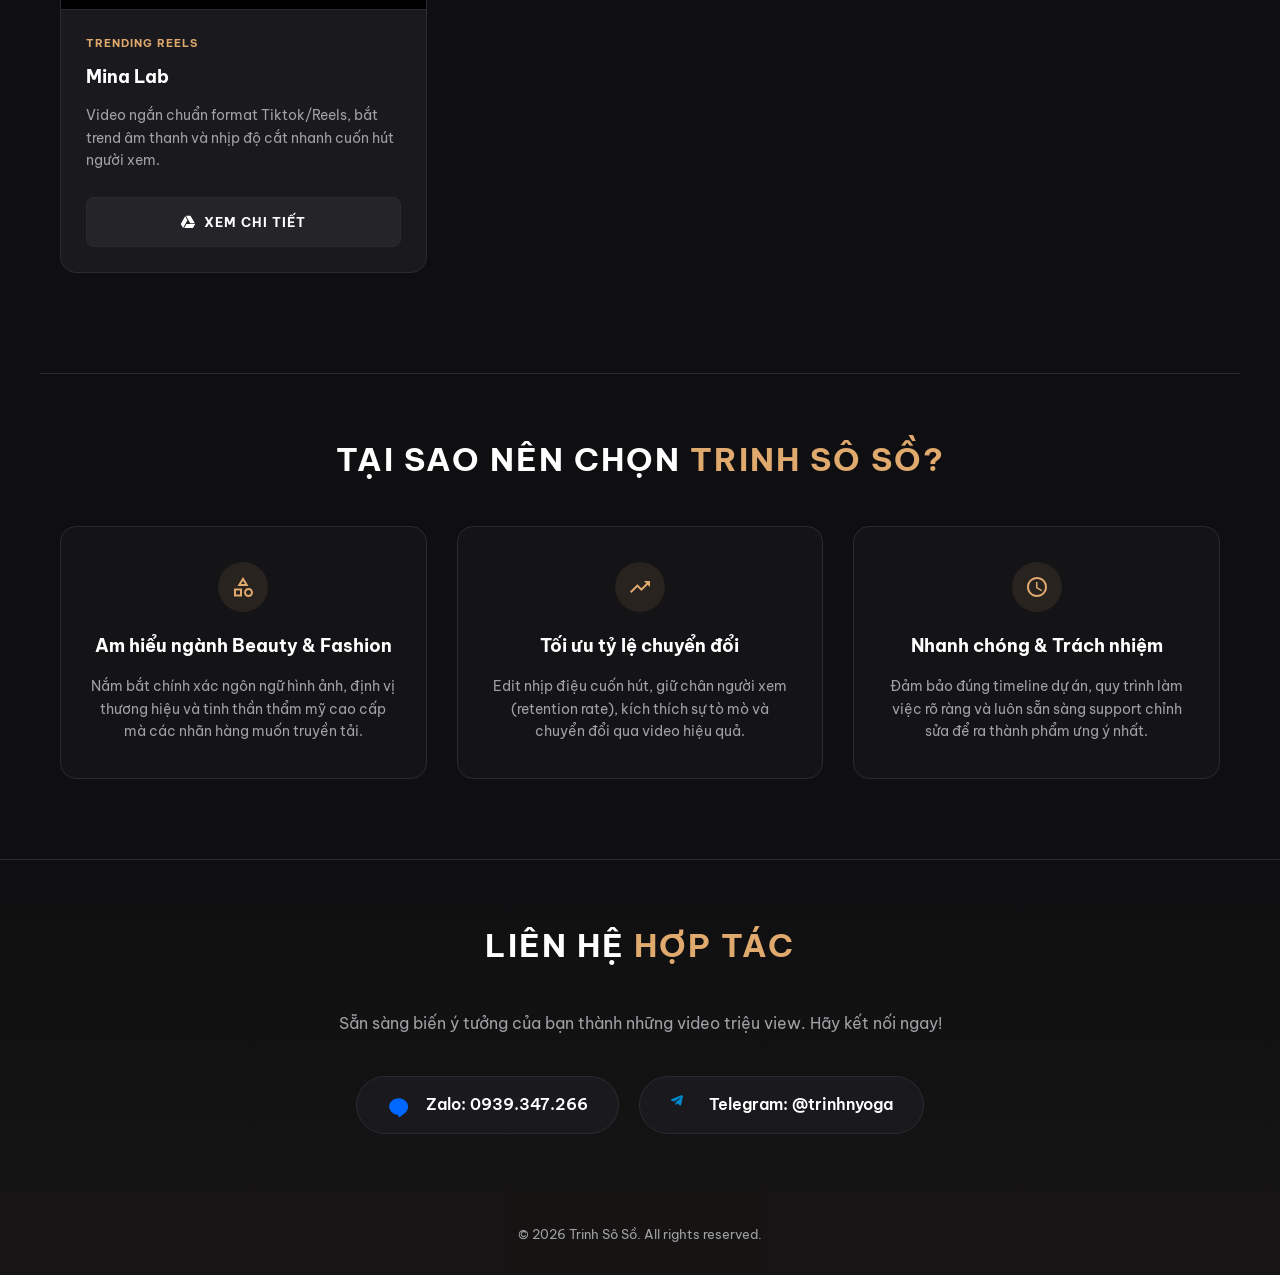
<file: trinhsoso.html>
<!DOCTYPE html>
<html lang="vi">
<head>
    <meta charset="UTF-8">
    <meta name="viewport" content="width=device-width, initial-scale=1.0">
    <title>Trinh Sô Sồ | Beauty, Fashion & Lifestyle Video Editor</title>
    <link rel="preconnect" href="https://fonts.googleapis.com">
    <link rel="preconnect" href="https://fonts.gstatic.com" crossorigin>
    <link href="https://fonts.googleapis.com/css2?family=Be+Vietnam+Pro:wght@300;400;500;600;700&display=swap" rel="stylesheet">
    
    <style>
        :root {
            --bg-color: #0f0f11;
            --card-bg: #1a1a1e;
            --accent-color: #e0a96d; /* Rose Gold */
            --text-main: #ffffff;
            --text-muted: #a0a0a5;
            --border-color: #2a2a30;
        }

        * {
            box-sizing: border-box;
            margin: 0;
            padding: 0;
        }

        body {
            font-family: 'UTM Avo', 'Be Vietnam Pro', sans-serif;
            background-color: var(--bg-color);
            color: var(--text-main);
            line-height: 1.6;
            padding-bottom: 0;
        }

        .container {
            max-width: 1200px;
            margin: 0 auto;
            padding: 0 20px;
        }

        /* Header */
        header {
            padding: 25px 0;
            position: absolute;
            top: 0;
            left: 0;
            width: 100%;
            z-index: 10;
        }

        .header-container {
            display: flex;
            justify-content: space-between;
            align-items: center;
        }

        .logo {
            font-size: 22px;
            font-weight: 700;
            letter-spacing: 2px;
            color: var(--text-main);
            text-transform: uppercase;
        }

        .logo span {
            color: var(--accent-color);
        }

        .contact-btn {
            background-color: transparent;
            color: var(--text-main);
            border: 1px solid var(--accent-color);
            padding: 10px 24px;
            border-radius: 30px;
            cursor: pointer;
            font-weight: 600;
            font-size: 13px;
            text-decoration: none;
            text-transform: uppercase;
            letter-spacing: 1px;
            transition: all 0.3s ease;
        }

        .contact-btn:hover {
            background-color: var(--accent-color);
            color: var(--bg-color);
        }

        /* Hero Banner */
        .hero-banner {
            position: relative;
            margin-top: 20px;
            border-radius: 24px;
            overflow: hidden;
            padding: 140px 60px 120px 60px;
            display: flex;
            align-items: center;
            justify-content: space-between;
            background: linear-gradient(to right, rgba(15,15,17,0.95) 20%, rgba(15,15,17,0.8) 100%), 
                        url('https://images.unsplash.com/photo-1574717024653-61fd2cf4d44d?q=80&w=2070&auto=format&fit=crop') center/cover no-repeat;
            box-shadow: 0 20px 50px rgba(0,0,0,0.5);
            border: 1px solid rgba(255,255,255,0.05);
        }

        .hero-content {
            max-width: 650px;
            z-index: 2;
        }

        .hero-tag {
            display: inline-block;
            padding: 6px 16px;
            background: rgba(224, 169, 109, 0.1);
            color: var(--accent-color);
            border-radius: 20px;
            font-size: 13px;
            font-weight: 600;
            letter-spacing: 1px;
            text-transform: uppercase;
            margin-bottom: 20px;
            border: 1px solid rgba(224, 169, 109, 0.3);
        }

        .hero-content h1 {
            font-size: 48px;
            font-weight: 700;
            line-height: 1.2;
            margin-bottom: 20px;
            letter-spacing: -0.5px;
        }

        .hero-content h1 span {
            color: var(--accent-color);
        }

        .hero-content p {
            color: #d0d0d5;
            font-size: 16px;
            font-weight: 400;
            max-width: 550px;
        }

        /* Software Stack Container */
        .software-stack {
            display: flex;
            gap: 20px;
        }

        .software-badge {
            display: flex;
            align-items: center;
            gap: 12px;
            padding: 12px 20px;
            border-radius: 12px;
            background: rgba(255, 255, 255, 0.03);
            backdrop-filter: blur(10px);
            border: 1px solid rgba(255, 255, 255, 0.1);
            transition: transform 0.3s ease, background 0.3s ease;
        }

        .software-badge:hover {
            transform: translateY(-5px);
            background: rgba(255, 255, 255, 0.08);
        }

        .software-icon {
            width: 32px;
            height: 32px;
            display: flex;
            align-items: center;
            justify-content: center;
            border-radius: 8px;
        }

        .icon-capcut {
            background: #000;
            border: 1px solid #333;
            position: relative;
        }

        .icon-capcut svg {
            width: 18px;
            height: 18px;
            fill: white;
        }

        .software-badge span {
            font-size: 14px;
            font-weight: 600;
            letter-spacing: 0.5px;
        }

        /* Section Titles */
        .category-title {
            font-size: 32px;
            font-weight: 700;
            text-align: center;
            margin-bottom: 40px;
            text-transform: uppercase;
            letter-spacing: 2px;
        }

        .category-title span {
            color: var(--accent-color);
        }

        /* Portfolio Section */
        .portfolio-section {
            margin-top: 80px;
        }

        /* Tabs Navigation */
        .tabs-nav {
            display: flex;
            justify-content: center;
            gap: 15px;
            margin-bottom: 50px;
            flex-wrap: wrap;
        }

        .tab-btn {
            background-color: transparent;
            color: var(--text-muted);
            border: 1px solid var(--border-color);
            padding: 12px 28px;
            border-radius: 30px;
            cursor: pointer;
            font-family: inherit;
            font-weight: 600;
            font-size: 14px;
            text-transform: uppercase;
            letter-spacing: 1px;
            transition: all 0.3s ease;
        }

        .tab-btn:hover {
            border-color: var(--text-main);
            color: var(--text-main);
        }

        .tab-btn.active {
            background-color: var(--accent-color);
            color: var(--bg-color);
            border-color: var(--accent-color);
        }

        /* Tabs Content */
        .tab-content {
            display: none;
        }

        .tab-content.active {
            display: grid;
            grid-template-columns: repeat(3, 1fr);
            gap: 30px;
            animation: fadeIn 0.6s ease;
        }

        @keyframes fadeIn {
            from { opacity: 0; transform: translateY(20px); }
            to { opacity: 1; transform: translateY(0); }
        }

        /* Project Card */
        .project-card {
            background-color: var(--card-bg);
            border-radius: 16px;
            overflow: hidden;
            border: 1px solid var(--border-color);
            transition: transform 0.4s ease, box-shadow 0.4s ease;
            display: flex;
            flex-direction: column;
        }

        .project-card:hover {
            transform: translateY(-8px);
            box-shadow: 0 15px 30px rgba(0,0,0,0.4);
            border-color: #3a3a42;
        }

        /* Khung chứa Video */
        .video-container {
            position: relative;
            width: 100%;
            height: 250px;
            background-color: #000;
            border-bottom: 1px solid var(--border-color);
        }

        .video-iframe {
            position: absolute;
            top: 0;
            left: 0;
            width: 100%;
            height: 100%;
            border: none;
        }

        .project-info {
            padding: 25px;
            display: flex;
            flex-direction: column;
            flex-grow: 1;
        }

        .project-tag {
            font-size: 11px;
            text-transform: uppercase;
            letter-spacing: 1px;
            color: var(--accent-color);
            font-weight: 700;
            margin-bottom: 12px;
            display: inline-block;
        }

        .project-title {
            font-size: 18px;
            font-weight: 700;
            margin-bottom: 15px;
            color: var(--text-main);
            line-height: 1.4;
        }

        .project-desc {
            font-size: 14px;
            color: var(--text-muted);
            margin-bottom: 25px;
            font-weight: 400;
            line-height: 1.6;
            flex-grow: 1;
        }

        .drive-btn {
            display: inline-flex;
            align-items: center;
            justify-content: center;
            width: 100%;
            background-color: #252529;
            color: var(--text-main);
            text-decoration: none;
            padding: 14px;
            border-radius: 8px;
            font-family: inherit;
            font-size: 13px;
            font-weight: 700;
            text-transform: uppercase;
            letter-spacing: 1px;
            border: 1px solid var(--border-color);
            transition: all 0.3s ease;
            margin-top: auto;
        }

        .drive-btn:hover {
            background-color: var(--text-main); 
            color: var(--bg-color);
            border-color: var(--text-main);
        }

        .drive-btn svg {
            margin-right: 8px;
            width: 16px;
            height: 16px;
            fill: currentColor;
        }

        /* Why Choose Me Section */
        .why-choose-me {
            margin-top: 100px;
            padding-top: 60px;
            border-top: 1px solid var(--border-color);
        }

        .features-grid {
            display: grid;
            grid-template-columns: repeat(auto-fit, minmax(300px, 1fr));
            gap: 30px;
            margin-top: 40px;
        }

        .feature-card {
            background-color: rgba(26, 26, 30, 0.5);
            padding: 35px 30px;
            border-radius: 16px;
            border: 1px solid var(--border-color);
            text-align: center;
            transition: transform 0.3s ease;
        }

        .feature-card:hover {
            transform: translateY(-5px);
            border-color: var(--accent-color);
        }

        .feature-icon {
            width: 50px;
            height: 50px;
            margin: 0 auto 20px auto;
            display: flex;
            align-items: center;
            justify-content: center;
            background: rgba(224, 169, 109, 0.1);
            border-radius: 50%;
            color: var(--accent-color);
        }

        .feature-icon svg {
            width: 24px;
            height: 24px;
            fill: currentColor;
        }

        .feature-card h3 {
            font-size: 18px;
            margin-bottom: 15px;
            color: var(--text-main);
        }

        .feature-card p {
            font-size: 14px;
            color: var(--text-muted);
            line-height: 1.6;
        }

        /* Contact Section */
        .contact-section {
            margin-top: 80px;
            padding: 60px 0;
            background: linear-gradient(180deg, var(--bg-color) 0%, rgba(224, 169, 109, 0.03) 100%);
            border-top: 1px solid var(--border-color);
            text-align: center;
        }

        .contact-grid {
            display: flex;
            justify-content: center;
            gap: 20px;
            margin-top: 40px;
            flex-wrap: wrap;
        }

        .contact-card {
            display: flex;
            align-items: center;
            gap: 15px;
            padding: 15px 30px;
            border-radius: 50px;
            background-color: var(--card-bg);
            border: 1px solid var(--border-color);
            color: var(--text-main);
            text-decoration: none;
            font-weight: 600;
            font-size: 16px;
            transition: all 0.3s ease;
        }

        .contact-card:hover {
            transform: translateY(-3px);
        }

        .contact-card.zalo:hover {
            border-color: #0068ff;
            box-shadow: 0 10px 20px rgba(0, 104, 255, 0.2);
        }

        .contact-card.telegram:hover {
            border-color: #0088cc;
            box-shadow: 0 10px 20px rgba(0, 136, 204, 0.2);
        }

        .contact-card svg {
            width: 24px;
            height: 24px;
        }
        
        .contact-card.zalo svg { fill: #0068ff; }
        .contact-card.telegram svg { fill: #0088cc; }

        /* Footer */
        footer {
            text-align: center;
            padding: 30px 0;
            color: var(--text-muted);
            font-size: 13px;
            background: rgba(224, 169, 109, 0.03);
        }

        /* Responsive */
        @media (max-width: 900px) {
            .tab-content.active { grid-template-columns: repeat(2, 1fr); }
            .hero-banner {
                flex-direction: column;
                text-align: center;
                padding: 100px 30px 60px 30px;
                margin-top: 60px;
            }
            .hero-content h1 { font-size: 36px; }
            .hero-content p { margin: 0 auto; }
        }

        @media (max-width: 768px) {
            .contact-grid { flex-direction: column; padding: 0 20px; }
            .contact-card { justify-content: center; }
        }

        @media (max-width: 600px) {
            .tab-content.active { grid-template-columns: 1fr; }
        }
    </style>
</head>
<body>

    <header>
        <div class="container header-container">
            <div class="logo">Trinh<span> Sô Sồ</span></div>
            <a href="#contact" class="contact-btn">Liên Hệ</a>
        </div>
    </header>

    <section class="container">
        <div class="hero-banner">
            <div class="hero-content">
                <div class="hero-tag">Video Editor Portfolio</div>
                <h1>Crafting Visual Stories for <span>Beauty & Lifestyle Brands</span></h1>
                <p>Chuyên thiết kế hình ảnh chuyển động và dựng video phân khúc cao cấp chuyên nghiệp cho ngành Beauty Clinic, Personal Brand, Cosmo Nails Spa & Fashion.</p>
            </div>
            
            <div class="software-stack">
                <div class="software-badge">
                    <div class="software-icon icon-capcut">
                        <svg viewBox="0 0 24 24"><path d="M12,2L22,12L12,22L2,12L12,2M12,5.5L5.5,12L12,18.5L18.5,12L12,5.5Z" /></svg>
                    </div>
                    <span>CapCut Pro</span>
                </div>
            </div>
        </div>
    </section>

    <main class="container portfolio-section">
        <h2 class="category-title">Dự án <span>Edit Video</span></h2>

        <div class="tabs-nav">
            <button class="tab-btn active" onclick="openTab(event, 'beauty-clinic')">Beauty Clinic</button>
            <button class="tab-btn" onclick="openTab(event, 'koc-personal-brand')">Personal Brand</button>
            <button class="tab-btn" onclick="openTab(event, 'cosmo-nails-spa')">Cosmo Nails Spa</button>
            <button class="tab-btn" onclick="openTab(event, 'fashion')">Fashion</button>
        </div>

        <div id="beauty-clinic" class="tab-content active">
            <div class="project-card">
                <div class="video-container">
                    <iframe class="video-iframe" src="https://drive.google.com/file/d/1dql8ynWZ5fUInDrlAQ600QSA_R2RBKF-/preview" allow="autoplay" allowfullscreen></iframe>
                </div>
                <div class="project-info">
                    <span class="project-tag">Brand Video</span>
                    <h3 class="project-title">NOAH Aesthetic Clinic</h3>
                    <p class="project-desc">Video giới thiệu dịch vụ thẩm mỹ cao cấp, edit mượt mà kết hợp text animation chuyên nghiệp bằng CapCut.</p>
                    <a href="https://drive.google.com/drive/folders/1Pg3iJWV1zYceIx6-gwm6D42_mhosOUWX?usp=sharing" target="_blank" class="drive-btn">
                        <svg viewBox="0 0 24 24"><path d="M7.71,3.5L1.15,15L4.58,21L11.13,9.5M9.73,15L6.3,21H19.42L22.85,15M22.28,14L15.73,2.5H8.87L15.42,14"/></svg>
                        Xem chi tiết
                    </a>
                </div>
            </div>

            <div class="project-card">
                <div class="video-container">
                    <iframe class="video-iframe" src="https://drive.google.com/file/d/1rXpeCsYAQMSA-ClVCIM468oQ65AgHEx1/preview" allow="autoplay" allowfullscreen></iframe>
                </div>
                <div class="project-info">
                    <span class="project-tag">Relax & Treatment</span>
                    <h3 class="project-title">NOAH Spa Clinic</h3>
                    <p class="project-desc">Trải nghiệm Spa thư giãn với nhịp điệu cắt ghép chậm rãi, tối ưu hóa âm thanh ASMR mang lại cảm giác dễ chịu.</p>
                    <a href="https://drive.google.com/drive/folders/1gjvC0zUcI639txic8OxJPkhUD69-hvWK?usp=sharing" target="_blank" class="drive-btn">
                        <svg viewBox="0 0 24 24"><path d="M7.71,3.5L1.15,15L4.58,21L11.13,9.5M9.73,15L6.3,21H19.42L22.85,15M22.28,14L15.73,2.5H8.87L15.42,14"/></svg>
                        Xem chi tiết
                    </a>
                </div>
            </div>

            <div class="project-card">
                <div class="video-container">
                    <iframe class="video-iframe" src="https://drive.google.com/file/d/1nYyJ2ugUBTxVXqkFTc9fgbLXIJkNX_3C/preview" allow="autoplay" allowfullscreen></iframe>
                </div>
                <div class="project-info">
                    <span class="project-tag">Customer Review</span>
                    <h3 class="project-title">Bella Beauty</h3>
                    <p class="project-desc">Video Before/After và feedback khách hàng, chèn hiệu ứng chuyển cảnh bắt mắt và text tracking nổi bật.</p>
                    <a href="https://drive.google.com/drive/folders/18Zxbt33Qd3WiqrX_ODUt3M3fQY_ZmrYC?usp=sharing" target="_blank" class="drive-btn">
                        <svg viewBox="0 0 24 24"><path d="M7.71,3.5L1.15,15L4.58,21L11.13,9.5M9.73,15L6.3,21H19.42L22.85,15M22.28,14L15.73,2.5H8.87L15.42,14"/></svg>
                        Xem chi tiết
                    </a>
                </div>
            </div>

            <div class="project-card">
                <div class="video-container">
                    <iframe class="video-iframe" src="https://drive.google.com/file/d/1MHLUhvhXt_1HUm70v3QkN8mQ-NQj8N2n/preview" allow="autoplay" allowfullscreen></iframe>
                </div>
                <div class="project-info">
                    <span class="project-tag">Trending Reels</span>
                    <h3 class="project-title">Mina Lab</h3>
                    <p class="project-desc">Video ngắn chuẩn format Tiktok/Reels, bắt trend âm thanh và nhịp độ cắt nhanh cuốn hút người xem.</p>
                    <a href="https://drive.google.com/drive/folders/1qjDnJPP_hsiO8tfHzAQe0lRXTZCK6Loc?usp=sharing" target="_blank" class="drive-btn">
                        <svg viewBox="0 0 24 24"><path d="M7.71,3.5L1.15,15L4.58,21L11.13,9.5M9.73,15L6.3,21H19.42L22.85,15M22.28,14L15.73,2.5H8.87L15.42,14"/></svg>
                        Xem chi tiết
                    </a>
                </div>
            </div>
        </div>

        <div id="koc-personal-brand" class="tab-content">
            <div class="project-card">
                <div class="video-container">
                    <iframe class="video-iframe" src="https://drive.google.com/file/d/1sD5gv5LJDx3IX6BjVO049vkcTTgHTWEr/preview" allow="autoplay" allowfullscreen></iframe>
                </div>
                <div class="project-info">
                    <span class="project-tag">Talking Head</span>
                    <h3 class="project-title">Chuỗi Video Chia Sẻ Kiến Thức</h3>
                    <p class="project-desc">Dựng video dạng Talking Head chuyên nghiệp, chèn B-roll sinh động, đồ họa giải thích và subtitle chỉn chu.</p>
                    <a href="https://drive.google.com/drive/folders/1lgyVrmkj3Juc_fmSwUj0zWyFfcZCDNeK?usp=sharing" target="_blank" class="drive-btn">
                        <svg viewBox="0 0 24 24"><path d="M7.71,3.5L1.15,15L4.58,21L11.13,9.5M9.73,15L6.3,21H19.42L22.85,15M22.28,14L15.73,2.5H8.87L15.42,14"/></svg>
                        Xem chi tiết
                    </a>
                </div>
            </div>
        </div>

        <div id="cosmo-nails-spa" class="tab-content">
            <div class="project-card">
                <div class="video-container">
                    <iframe class="video-iframe" src="https://drive.google.com/file/d/10s-IX6woW3elaTrL0TOTav7-U7OT07sO/preview" allow="autoplay" allowfullscreen></iframe>
                </div>
                <div class="project-info">
                    <span class="project-tag">Cinematic Showcase</span>
                    <h3 class="project-title">Cosmo Nails Art Collection</h3>
                    <p class="project-desc">Video quay cận cảnh macro, tinh chỉnh độ nét và sắc độ màu để làm nổi bật sự tỉ mỉ của các mẫu Nail Art.</p>
                    <a href="https://drive.google.com/file/d/10s-IX6woW3elaTrL0TOTav7-U7OT07sO/view?usp=sharing" target="_blank" class="drive-btn">
                        <svg viewBox="0 0 24 24"><path d="M7.71,3.5L1.15,15L4.58,21L11.13,9.5M9.73,15L6.3,21H19.42L22.85,15M22.28,14L15.73,2.5H8.87L15.42,14"/></svg>
                        Xem chi tiết
                    </a>
                </div>
            </div>
        </div>

        <div id="fashion" class="tab-content">
            <div class="project-card">
                <div class="video-container">
                    <iframe class="video-iframe" src="https://drive.google.com/file/d/11x7F_GFgNjE8HoYMjzuCZugbJ0qS6lvS/preview" allow="autoplay" allowfullscreen></iframe>
                </div>
                <div class="project-info">
                    <span class="project-tag">Cinematic Lookbook</span>
                    <h3 class="project-title">Fashion Collection Launch</h3>
                    <p class="project-desc">Dựng video Lookbook đậm chất điện ảnh, nhịp chuyển cảnh match hoàn toàn với beat nhạc sang trọng.</p>
                    <a href="https://drive.google.com/drive/folders/1FrA6X1icBUV1uWYUHIahwhip6ejmbWKe?usp=sharing" target="_blank" class="drive-btn">
                        <svg viewBox="0 0 24 24"><path d="M7.71,3.5L1.15,15L4.58,21L11.13,9.5M9.73,15L6.3,21H19.42L22.85,15M22.28,14L15.73,2.5H8.87L15.42,14"/></svg>
                        Xem chi tiết
                    </a>
                </div>
            </div>
            
            <div class="project-card">
                <div class="video-container">
                    <iframe class="video-iframe" src="https://drive.google.com/file/d/ID_CUA_VIDEO_FASHION_2/preview" allow="autoplay" allowfullscreen></iframe>
                </div>
                <div class="project-info">
                    <span class="project-tag">Tiktok / IG Reels</span>
                    <h3 class="project-title">Streetwear Local Brand</h3>
                    <p class="project-desc">Áp dụng kỹ thuật Glitch, Masking và Text động mạnh mẽ để tạo ra những video ngắn đầy cá tính, thu hút Gen Z.</p>
                    <a href="https://drive.google.com/drive/folders/1FrA6X1icBUV1uWYUHIahwhip6ejmbWKe?usp=sharing" target="_blank" class="drive-btn">
                        <svg viewBox="0 0 24 24"><path d="M7.71,3.5L1.15,15L4.58,21L11.13,9.5M9.73,15L6.3,21H19.42L22.85,15M22.28,14L15.73,2.5H8.87L15.42,14"/></svg>
                        Xem chi tiết
                    </a>
                </div>
            </div>
        </div>
    </main>

    <section class="container why-choose-me">
        <h2 class="category-title">Tại sao nên chọn <span>Trinh Sô Sồ?</span></h2>
        <div class="features-grid">
            <div class="feature-card">
                <div class="feature-icon">
                    <svg viewBox="0 0 24 24"><path d="M12 2l-5.5 9h11L12 2zm0 3.84L13.93 9h-3.86L12 5.84zM17.5 13c-2.49 0-4.5 2.01-4.5 4.5s2.01 4.5 4.5 4.5 4.5-2.01 4.5-4.5-2.01-4.5-4.5-4.5zm0 7c-1.38 0-2.5-1.12-2.5-2.5s1.12-2.5 2.5-2.5 2.5 1.12 2.5 2.5-1.12 2.5-2.5 2.5zM3 21.5h8v-8H3v8zm2-6h4v4H5v-4z"/></svg>
                </div>
                <h3>Am hiểu ngành Beauty & Fashion</h3>
                <p>Nắm bắt chính xác ngôn ngữ hình ảnh, định vị thương hiệu và tinh thần thẩm mỹ cao cấp mà các nhãn hàng muốn truyền tải.</p>
            </div>
            <div class="feature-card">
                <div class="feature-icon">
                    <svg viewBox="0 0 24 24"><path d="M16 6l2.29 2.29-4.88 4.88-4-4L2 16.59 3.41 18l6-6 4 4 6.3-6.29L22 12V6z"/></svg>
                </div>
                <h3>Tối ưu tỷ lệ chuyển đổi</h3>
                <p>Edit nhịp điệu cuốn hút, giữ chân người xem (retention rate), kích thích sự tò mò và chuyển đổi qua video hiệu quả.</p>
            </div>
            <div class="feature-card">
                <div class="feature-icon">
                    <svg viewBox="0 0 24 24"><path d="M11.99 2C6.47 2 2 6.48 2 12s4.47 10 9.99 10C17.52 22 22 17.52 22 12S17.52 2 11.99 2zM12 20c-4.42 0-8-3.58-8-8s3.58-8 8-8 8 3.58 8 8-3.58 8-8 8zm.5-13H11v6l5.25 3.15.75-1.23-4.5-2.67z"/></svg>
                </div>
                <h3>Nhanh chóng & Trách nhiệm</h3>
                <p>Đảm bảo đúng timeline dự án, quy trình làm việc rõ ràng và luôn sẵn sàng support chỉnh sửa để ra thành phẩm ưng ý nhất.</p>
            </div>
        </div>
    </section>

    <section class="contact-section" id="contact">
        <div class="container">
            <h2 class="category-title">Liên hệ <span>Hợp Tác</span></h2>
            <p style="color: var(--text-muted); margin-bottom: 20px;">Sẵn sàng biến ý tưởng của bạn thành những video triệu view. Hãy kết nối ngay!</p>
            <div class="contact-grid">
                <a href="https://zalo.me/0939347266" target="_blank" class="contact-card zalo">
                    <svg viewBox="0 0 24 24">
                        <path d="M21.05 13.56c0-4.58-4.22-8.31-9.42-8.31S2.21 8.98 2.21 13.56c0 4.26 3.6 7.82 8.35 8.25.47.04.7.2.78.68.08.48.24 1.48.24 1.48s.16.89 1.13.24c.97-.65 5.25-4.14 6.13-5.01 1.34-1.29 2.21-3.32 2.21-5.64z" />
                    </svg>
                    <span>Zalo: 0939.347.266</span>
                </a>
                
                <a href="https://t.me/trinhnyoga" target="_blank" class="contact-card telegram">
                    <svg viewBox="0 0 24 24">
                        <path d="M11.94 1.93l-10 4.14c-1.4.58-1.4 1.34-.25 1.7l2.56.8 5.92-3.73c.28-.18.54-.08.33.1l-4.8 4.34-.18 2.67c.27 0 .39-.12.54-.27l1.3-1.26 2.72 2.01c.5.28.87.13 1-.46l1.81-8.52c.18-.75-.29-1.09-.95-.82z"/>
                    </svg>
                    <span>Telegram: @trinhnyoga</span>
                </a>
            </div>
        </div>
    </section>

    <footer>
        <div class="container">
            <p>&copy; 2026 Trinh Sô Sồ. All rights reserved.</p>
        </div>
    </footer>

    <script>
        function openTab(evt, tabName) {
            var i, tabcontent, tablinks;
            
            // Ẩn tất cả tab-content
            tabcontent = document.getElementsByClassName("tab-content");
            for (i = 0; i < tabcontent.length; i++) {
                tabcontent[i].classList.remove("active");
            }

            // Xóa active khỏi tất cả tab-btn
            tablinks = document.getElementsByClassName("tab-btn");
            for (i = 0; i < tablinks.length; i++) {
                tablinks[i].classList.remove("active");
            }

            // Kích hoạt tab được chọn
            document.getElementById(tabName).classList.add("active");
            evt.currentTarget.classList.add("active");
        }
    </script>
</body>
</html>
</file>
<file: harmony-yoga-studio/styles.css>
:root {
  --moss: #6B7A5E;
  --brown: #8A6F58;
  --ivory: #F4F1EA;
  --deep: #394235;
  --sand: #D8C9B4;
  --charcoal: #4F5247;
  --paper: #FBF9F4;
  --white: #FFFEFA;
  --border: rgba(57, 66, 53, 0.18);
  --serif: "Be Vietnam Pro", Arial, sans-serif;
  --sans: "Be Vietnam Pro", Arial, sans-serif;
  --container: min(1240px, calc(100vw - 48px));
}

* { box-sizing: border-box; }

html { scroll-behavior: smooth; }

body {
  margin: 0;
  color: var(--charcoal);
  background: var(--ivory);
  font-family: var(--sans);
  font-size: 16px;
  line-height: 1.75;
  -webkit-font-smoothing: antialiased;
}

body.menu-open { overflow: hidden; }

img { display: block; max-width: 100%; }
a { color: inherit; }
button, a { -webkit-tap-highlight-color: transparent; }
::selection { color: var(--white); background: var(--moss); }

.sr-only {
  position: absolute;
  width: 1px;
  height: 1px;
  padding: 0;
  margin: -1px;
  overflow: hidden;
  clip: rect(0, 0, 0, 0);
  white-space: nowrap;
  border: 0;
}

.skip-link {
  position: fixed;
  top: 10px;
  left: 10px;
  z-index: 999;
  padding: 10px 16px;
  color: var(--white);
  background: var(--deep);
  transform: translateY(-160%);
  transition: transform .2s ease;
}

.skip-link:focus { transform: translateY(0); }

.site-header {
  position: fixed;
  top: 0;
  right: 0;
  left: 0;
  z-index: 100;
  border-bottom: 1px solid transparent;
  transition: background .25s ease, border-color .25s ease, box-shadow .25s ease;
}

.site-header.is-scrolled {
  background: rgba(244, 241, 234, .92);
  border-color: var(--border);
  box-shadow: 0 8px 28px rgba(57, 66, 53, .05);
  backdrop-filter: blur(14px);
}

.header-inner {
  width: var(--container);
  height: 92px;
  margin: 0 auto;
  display: grid;
  grid-template-columns: 210px 1fr auto;
  align-items: center;
  gap: 28px;
}

.brand { width: 150px; }
.brand img { width: 100%; height: 72px; object-fit: contain; }

.desktop-nav {
  display: flex;
  justify-content: center;
  align-items: center;
  gap: clamp(20px, 2.5vw, 38px);
}

.desktop-nav a, .footer-links a {
  position: relative;
  text-decoration: none;
  color: var(--deep);
  font-size: 12px;
  font-weight: 600;
  letter-spacing: .08em;
  text-transform: uppercase;
}

.desktop-nav a::after, .footer-links a::after {
  content: "";
  position: absolute;
  right: 0;
  bottom: -7px;
  left: 0;
  height: 1px;
  background: currentColor;
  transform: scaleX(0);
  transform-origin: right;
  transition: transform .25s ease;
}

.desktop-nav a:hover::after, .desktop-nav a:focus-visible::after,
.footer-links a:hover::after, .footer-links a:focus-visible::after {
  transform: scaleX(1);
  transform-origin: left;
}

.button {
  display: inline-flex;
  min-height: 52px;
  padding: 0 25px;
  align-items: center;
  justify-content: center;
  color: var(--white);
  background: var(--moss);
  border: 1px solid var(--moss);
  border-radius: 999px;
  font-size: 12px;
  font-weight: 600;
  letter-spacing: .07em;
  line-height: 1.2;
  text-align: center;
  text-decoration: none;
  text-transform: uppercase;
  transition: color .25s ease, background .25s ease, border-color .25s ease, transform .25s ease;
}

.button:hover { color: var(--white); background: var(--deep); border-color: var(--deep); transform: translateY(-2px); }
.button:focus-visible, a:focus-visible, button:focus-visible { outline: 2px solid var(--brown); outline-offset: 4px; }
.button-small { min-height: 44px; padding: 0 19px; font-size: 11px; }
.button-light { color: var(--deep); background: var(--ivory); border-color: var(--ivory); }
.button-light:hover { color: var(--ivory); background: transparent; border-color: var(--ivory); }

.menu-button, .mobile-menu { display: none; }

.hero {
  min-height: 100svh;
  display: grid;
  grid-template-columns: minmax(0, 53%) minmax(0, 47%);
  padding-top: 92px;
  overflow: hidden;
}

.hero-copy {
  min-height: calc(100svh - 92px);
  padding: clamp(80px, 10vh, 132px) clamp(46px, 7vw, 130px) 64px max(24px, calc((100vw - 1240px) / 2));
  display: flex;
  flex-direction: column;
  justify-content: center;
}

.eyebrow, .section-kicker {
  margin: 0;
  color: var(--moss);
  font-size: 11px;
  font-weight: 600;
  letter-spacing: .18em;
  line-height: 1.4;
  text-transform: uppercase;
}

.eyebrow { display: flex; align-items: center; gap: 12px; }
.eyebrow > span { width: 36px; height: 1px; background: currentColor; }

h1, h2, h3 { margin-top: 0; color: var(--deep); font-family: var(--serif); font-weight: 500; }
h1 { max-width: 760px; margin: 24px 0 28px; font-size: clamp(54px, 5vw, 88px); line-height: 1.02; letter-spacing: -.045em; }
h1 em, h2 em { color: var(--brown); font-style: normal; font-weight: 600; }
h2 { margin-bottom: 28px; font-size: clamp(44px, 4vw, 68px); line-height: 1.08; letter-spacing: -.035em; }
h3 { font-size: 30px; line-height: 1.1; }

.hero-lead { max-width: 610px; margin: 0; color: var(--charcoal); font-size: clamp(16px, 1.3vw, 19px); }
.hero-actions { margin-top: 36px; display: flex; flex-wrap: wrap; align-items: center; gap: 28px; }

.text-link {
  display: inline-flex;
  align-items: center;
  gap: 12px;
  color: var(--deep);
  font-size: 12px;
  font-weight: 600;
  letter-spacing: .07em;
  text-decoration: none;
  text-transform: uppercase;
}

.text-link span { font-size: 18px; transition: transform .2s ease; }
.text-link:hover span { transform: translateY(3px); }

.hero-note {
  max-width: 360px;
  margin-top: clamp(58px, 9vh, 110px);
  display: flex;
  align-items: center;
  gap: 16px;
  color: var(--brown);
  font-family: var(--serif);
  font-size: 18px;
  line-height: 1.35;
}

.hero-note p { margin: 0; }
.hero-note strong { color: var(--deep); font-weight: 500; }
.breath-mark { width: 54px; height: 54px; border: 1px solid var(--sand); border-radius: 50%; position: relative; flex: none; }
.breath-mark::before, .breath-mark::after { content: ""; position: absolute; top: 25px; width: 25px; height: 1px; background: var(--moss); }
.breath-mark::before { left: 7px; transform: rotate(-35deg); }
.breath-mark::after { right: 7px; transform: rotate(35deg); }

.hero-visual { position: relative; min-height: calc(100svh - 92px); padding: 24px 24px 24px 0; }
.hero-image-wrap { position: absolute; inset: 24px 24px 24px 0; overflow: hidden; border-radius: 260px 260px 18px 18px; background: var(--sand); }
.hero-image-wrap img { width: 100%; height: 100%; object-fit: cover; object-position: center 48%; filter: saturate(.76) contrast(.94); }
.image-wash { position: absolute; inset: 0; background: rgba(57, 66, 53, .13); mix-blend-mode: multiply; pointer-events: none; }

.orbit { position: absolute; z-index: 2; width: 112px; height: 112px; display: grid; place-items: center; border: 1px solid rgba(244, 241, 234, .7); border-radius: 50%; color: var(--ivory); font-family: var(--serif); font-size: 26px; font-style: normal; backdrop-filter: blur(4px); }
.orbit::after { content: ""; position: absolute; inset: 8px; border: 1px solid rgba(244, 241, 234, .4); border-radius: inherit; }
.orbit-sol { top: 18%; left: -46px; background: rgba(138, 111, 88, .68); }
.orbit-luna { right: 4px; bottom: 14%; background: rgba(57, 66, 53, .68); }
.vertical-caption { position: absolute; right: 35px; bottom: 55px; z-index: 2; margin: 0; color: var(--ivory); font-size: 9px; font-weight: 600; letter-spacing: .22em; writing-mode: vertical-rl; }

.intro-strip {
  min-height: 92px;
  padding: 22px 4vw;
  display: flex;
  align-items: center;
  justify-content: center;
  gap: 32px;
  color: var(--ivory);
  background: var(--deep);
  overflow: hidden;
}

.intro-strip p { margin: 0; font-family: var(--serif); font-size: clamp(18px, 1.7vw, 25px); white-space: nowrap; }
.intro-strip span { color: var(--sand); font-size: 9px; }

.section { padding: clamp(94px, 11vw, 170px) max(24px, calc((100vw - 1240px) / 2)); }
.section-kicker { margin-bottom: 44px; display: flex; align-items: center; gap: 14px; }
.section-kicker span { width: 34px; height: 34px; display: inline-grid; place-items: center; border: 1px solid currentColor; border-radius: 50%; font-size: 9px; }

.story { background: var(--paper); }
.story-grid { display: grid; grid-template-columns: .9fr 1.1fr; gap: clamp(54px, 9vw, 130px); }
.story-heading { position: relative; }
.story-heading h2 { position: sticky; top: 150px; }
.story-copy { max-width: 650px; }
.story-copy p { margin: 0 0 25px; }
.lead-paragraph { color: var(--deep); font-family: var(--serif); font-size: clamp(25px, 2.4vw, 36px); line-height: 1.25; letter-spacing: -.015em; }
.story-copy blockquote { margin: 48px 0 0; padding: 30px 0 0 36px; border-top: 1px solid var(--sand); border-left: 1px solid var(--sand); color: var(--brown); font-family: var(--serif); font-size: 24px; line-height: 1.35; }

.why { display: grid; grid-template-columns: .9fr 1.1fr; gap: clamp(50px, 8vw, 120px); align-items: center; }
.why-image { position: relative; min-height: 720px; }
.why-image::before { content: ""; position: absolute; top: -28px; left: -28px; width: 55%; height: 68%; border: 1px solid var(--sand); border-radius: 220px 220px 0 0; }
.why-image img { position: absolute; inset: 0; width: 100%; height: 100%; object-fit: cover; object-position: center; border-radius: 260px 260px 10px 10px; filter: saturate(.72); }
.why-image-note { position: absolute; right: -32px; bottom: 42px; padding: 20px 18px; display: flex; flex-direction: column; gap: 3px; color: var(--ivory); background: var(--brown); border-radius: 50% 50% 5px 5px; font-family: var(--serif); font-size: 19px; font-style: normal; line-height: 1.1; text-align: center; }
.why-image-note span:last-child { opacity: .65; }
.why-intro { max-width: 650px; margin: 0 0 44px; }
.values-list { border-top: 1px solid var(--border); }
.value { padding: 25px 0; display: grid; grid-template-columns: 54px 1fr; gap: 20px; border-bottom: 1px solid var(--border); }
.value-number { color: var(--brown); font-family: var(--serif); font-size: 17px; font-style: normal; }
.value h3 { margin: 0 0 6px; font-family: var(--sans); font-size: 15px; font-weight: 600; letter-spacing: .04em; text-transform: uppercase; }
.value p { margin: 0; font-size: 14px; }

.soluna { color: var(--ivory); background: var(--deep); }
.soluna h2, .soluna h3 { color: var(--ivory); }
.soluna-heading { max-width: 720px; margin: 0 auto 70px; text-align: center; }
.soluna-heading .section-kicker { justify-content: center; color: var(--sand); }
.soluna-heading p { max-width: 620px; margin: 0 auto; color: rgba(244, 241, 234, .75); }
.soluna-panels { display: grid; grid-template-columns: 1fr 180px 1fr; align-items: stretch; }
.energy-panel { min-height: 600px; padding: 62px; position: relative; overflow: hidden; }
.panel-sol { background: var(--brown); border-radius: 280px 0 0 20px; }
.panel-luna { background: var(--moss); border-radius: 0 280px 20px 0; }
.panel-label { margin: 180px 0 6px; font-size: 10px; font-weight: 600; letter-spacing: .17em; text-transform: uppercase; opacity: .72; }
.energy-panel h3 { margin-bottom: 14px; font-size: 72px; font-style: normal; }
.energy-panel > p:not(.panel-label) { max-width: 430px; margin: 0; }
.energy-panel ul { margin: 26px 0 0; padding: 23px 0 0; border-top: 1px solid rgba(244, 241, 234, .3); list-style: none; }
.energy-panel li { padding: 5px 0; font-size: 13px; }
.energy-panel li::before { content: "—"; margin-right: 10px; opacity: .7; }
.soluna-center { z-index: 2; margin: 80px -48px; display: flex; flex-direction: column; align-items: center; justify-content: center; color: var(--deep); background: var(--ivory); border-radius: 120px; box-shadow: 0 20px 70px rgba(0, 0, 0, .15); }
.soluna-center img { width: 155px; height: auto; object-fit: contain; }
.soluna-center span { margin-top: -20px; font-family: var(--serif); font-size: 22px; font-style: normal; }
.celestial { position: absolute; top: 45px; right: 50px; width: 160px; height: 160px; border: 1px solid rgba(244, 241, 234, .5); border-radius: 50%; }
.celestial::before, .celestial::after { content: ""; position: absolute; border-radius: 50%; }
.sun span { position: absolute; inset: 30px; border: 1px solid rgba(244, 241, 234, .7); border-radius: 50%; }
.sun::before { inset: 55px; background: var(--ivory); }
.moon::before { inset: 30px; background: var(--ivory); }
.moon::after { inset: 20px 20px 20px 50px; background: var(--moss); }

.about { display: grid; grid-template-columns: 1fr 1fr; gap: clamp(64px, 9vw, 140px); align-items: center; background: var(--paper); }
.about-collage { min-height: 780px; position: relative; }
.portrait { position: absolute; overflow: hidden; background: var(--sand); }
.portrait img { width: 100%; height: 100%; object-fit: cover; filter: saturate(.72) sepia(.08); }
.portrait-main { top: 0; left: 4%; width: 86%; height: 88%; border-radius: 220px 220px 8px 8px; }
.portrait-main img { object-position: center 22%; }
.portrait-small { right: 0; bottom: 0; width: 48%; height: 47%; border: 12px solid var(--paper); border-radius: 160px 160px 8px 8px; }
.portrait-small img { object-position: center 28%; }
.collage-note { position: absolute; left: 2%; bottom: 9%; margin: 0; color: var(--brown); font-family: var(--serif); font-size: 30px; font-style: normal; line-height: 1.05; transform: rotate(-5deg); }
.about-copy > p:not(.lead-paragraph) { margin: 0 0 22px; }
.founder-signatures { margin-top: 44px; display: grid; grid-template-columns: 1fr 1fr; gap: 24px; }
.founder-signatures div { padding-top: 18px; border-top: 1px solid var(--sand); }
.founder-signatures strong { display: block; color: var(--deep); font-family: var(--serif); font-size: 31px; font-style: normal; font-weight: 500; }
.founder-signatures span { display: block; font-size: 10px; letter-spacing: .11em; text-transform: uppercase; }

.practice { background: var(--ivory); }
.practice-header { margin-bottom: 64px; display: grid; grid-template-columns: 1.2fr .8fr; gap: 80px; align-items: end; }
.practice-header p { max-width: 500px; margin: 0 0 8px; }
.program-grid { display: grid; grid-template-columns: repeat(4, 1fr); border-top: 1px solid var(--border); border-left: 1px solid var(--border); }
.program-card { min-height: 590px; padding: 38px 30px 32px; display: flex; flex-direction: column; position: relative; border-right: 1px solid var(--border); border-bottom: 1px solid var(--border); transition: background .25s ease, transform .25s ease; }
.program-card:hover { background: var(--paper); transform: translateY(-6px); }
.program-card.program-featured { color: var(--ivory); background: var(--moss); }
.program-featured h3 { color: var(--ivory); }
.program-badge { position: absolute; top: 0; right: 0; margin: 0; padding: 8px 12px; color: var(--deep); background: var(--sand); font-size: 8px; font-weight: 600; letter-spacing: .1em; text-transform: uppercase; }
.program-meta { min-height: 34px; margin: 0; color: var(--brown); font-size: 9px; font-weight: 600; letter-spacing: .13em; text-transform: uppercase; }
.program-featured .program-meta { color: var(--ivory); opacity: .75; }
.program-card h3 { margin: 48px 0 4px; font-size: 40px; font-style: normal; }
.program-subtitle { margin: 0 0 24px; color: var(--deep); font-size: 12px; font-weight: 600; letter-spacing: .08em; text-transform: uppercase; }
.program-featured .program-subtitle { color: var(--ivory); }
.program-card > p:not(.program-meta, .program-subtitle, .program-badge) { margin: 0; font-size: 14px; }
.program-card ul { margin: 28px 0; padding: 24px 0 0; border-top: 1px solid var(--border); list-style: none; }
.program-featured ul { border-color: rgba(244, 241, 234, .28); }
.program-card li { padding: 4px 0; font-size: 12px; }
.program-card li::before { content: "·"; margin-right: 8px; font-weight: 600; }
.program-card > a { margin-top: auto; padding-top: 18px; display: flex; justify-content: space-between; border-top: 1px solid var(--border); color: var(--deep); font-size: 10px; font-weight: 600; letter-spacing: .08em; text-decoration: none; text-transform: uppercase; }
.program-featured > a { color: var(--ivory); border-color: rgba(244, 241, 234, .28); }
.program-card > a span { transition: transform .2s ease; }
.program-card > a:hover span { transform: translate(4px, -4px); }
.pricing-note { margin-top: 26px; display: flex; justify-content: space-between; gap: 30px; font-size: 12px; }

.journey { display: grid; grid-template-columns: .8fr 1.2fr; gap: clamp(60px, 10vw, 160px); background: var(--sand); }
.journey-list { margin: 0; padding: 0; border-top: 1px solid rgba(57, 66, 53, .25); list-style: none; }
.journey-list li { padding: 30px 0; display: grid; grid-template-columns: 64px 1fr; border-bottom: 1px solid rgba(57, 66, 53, .25); }
.journey-list > li > span { color: var(--brown); font-family: var(--serif); font-style: normal; }
.journey-list h3 { margin: 0 0 5px; font-family: var(--sans); font-size: 15px; font-weight: 600; letter-spacing: .04em; text-transform: uppercase; }
.journey-list p { max-width: 550px; margin: 0; font-size: 14px; }

.voices { background: var(--paper); }
.voices-header { max-width: 740px; margin: 0 auto 70px; text-align: center; }
.voices-header .section-kicker { justify-content: center; }
.testimonial-grid { display: grid; grid-template-columns: repeat(4, minmax(0, 1fr)); gap: 18px; }
.testimonial { min-width: 0; min-height: 570px; margin: 0; padding: 0 22px 24px; display: flex; flex-direction: column; overflow: hidden; background: var(--ivory); border: 1px solid var(--border); border-radius: 20px 20px 8px 8px; }
.testimonial-image { aspect-ratio: 16 / 9; margin: 0 -22px 24px; overflow: hidden; background: var(--sand); }
.testimonial-image img { width: 100%; height: 100%; object-fit: cover; filter: saturate(.82) contrast(.96); transition: transform .45s ease, filter .45s ease; }
.testimonial:hover .testimonial-image img { transform: scale(1.025); filter: saturate(.92) contrast(.98); }
.quote-mark { color: var(--brown); font-family: var(--serif); font-size: 52px; line-height: .72; }
.testimonial blockquote { margin: 18px 0 30px; color: var(--deep); font-family: var(--sans); font-size: 16px; line-height: 1.55; }
.testimonial figcaption { margin-top: auto; padding-top: 16px; border-top: 1px solid var(--border); }
.testimonial figcaption strong, .testimonial figcaption span { display: block; }
.testimonial figcaption strong { color: var(--deep); font-family: var(--sans); font-size: 17px; font-style: normal; font-weight: 600; }
.testimonial figcaption span, .testimonial-source { font-size: 9px; letter-spacing: .1em; text-transform: uppercase; }
.testimonial-source { margin: 20px 0 0; color: rgba(79, 82, 71, .68); text-align: center; }

.contact { color: var(--ivory); background: #58674D; }
.contact-inner { display: grid; grid-template-columns: 1.15fr .85fr; gap: clamp(70px, 11vw, 170px); align-items: center; }
.contact-copy h2 { color: var(--ivory); }
.contact-copy h2 em { color: #EDC7A8; }
.eyebrow.light { color: var(--ivory); opacity: 1; }
.contact-copy > p:not(.eyebrow) { max-width: 610px; color: rgba(244, 241, 234, .94); }
.contact-actions { margin-top: 38px; display: flex; flex-wrap: wrap; align-items: center; gap: 28px; }
.contact-phone { color: var(--ivory); font-family: var(--serif); font-size: 27px; font-weight: 500; letter-spacing: .02em; text-decoration: none; }
.contact-card { min-height: 610px; padding: 48px; position: relative; display: flex; flex-direction: column; color: var(--ivory); background: var(--deep); border: 1px solid rgba(244, 241, 234, .16); border-radius: 240px 240px 18px 18px; box-shadow: 0 30px 70px rgba(39, 48, 36, .24); overflow: hidden; }
.contact-card::after { content: ""; position: absolute; right: -80px; bottom: -120px; width: 310px; height: 310px; border: 1px solid rgba(244, 241, 234, .22); border-radius: 50%; box-shadow: 0 0 0 28px rgba(244, 241, 234, .04), 0 0 0 56px rgba(244, 241, 234, .03); }
.contact-card img { width: 210px; height: auto; margin: 12px auto 22px; object-fit: contain; }
.contact-details { margin-top: 10px; border-top: 1px solid rgba(244, 241, 234, .2); }
.contact-details p { margin: 0; padding: 14px 0; display: grid; grid-template-columns: 110px 1fr; border-bottom: 1px solid rgba(244, 241, 234, .2); font-size: 12px; }
.contact-details span { color: rgba(244, 241, 234, .76); font-size: 9px; font-weight: 600; letter-spacing: .1em; text-transform: uppercase; }
.contact-details a { color: var(--ivory); }
.contact-mantra { position: relative; z-index: 1; margin: auto 0 0; color: rgba(244, 241, 234, .92); font-family: var(--serif); font-size: 35px; font-style: normal; line-height: .9; }

footer { padding: 70px 0 38px; background: var(--ivory); }
.footer-inner { width: var(--container); margin: 0 auto; display: grid; grid-template-columns: 200px 1fr auto; align-items: center; gap: 40px; }
.footer-inner img { width: 145px; height: auto; object-fit: contain; }
.footer-inner > p { margin: 0; color: var(--brown); font-family: var(--serif); font-size: 20px; font-style: normal; }
.footer-links { display: flex; align-items: center; justify-content: flex-end; gap: 28px; }
.copyright { grid-column: 1 / -1; padding-top: 24px; border-top: 1px solid var(--border); color: var(--charcoal) !important; font-family: var(--sans) !important; font-size: 9px !important; font-style: normal !important; letter-spacing: .1em; text-align: center; text-transform: uppercase; }

.floating-contact {
  position: fixed;
  right: 18px;
  bottom: 18px;
  z-index: 90;
}

.floating-contact-toggle {
  min-width: 128px;
  height: 50px;
  padding: 0 17px;
  display: flex;
  align-items: center;
  justify-content: center;
  gap: 9px;
  color: var(--deep);
  background: var(--ivory);
  border: 1px solid rgba(57, 66, 53, .34);
  border-radius: 999px;
  box-shadow: 0 12px 35px rgba(57, 66, 53, .2);
  font-family: var(--sans);
  font-size: 10px;
  font-weight: 600;
  letter-spacing: .06em;
  text-transform: uppercase;
  cursor: pointer;
  transition: transform .2s ease, background .2s ease;
}

.floating-contact-toggle:hover,
.floating-contact.is-open .floating-contact-toggle { color: var(--deep); background: #EDC7A8; border-color: #EDC7A8; transform: translateY(-3px); }
.contact-toggle-icon { transition: transform .25s ease; }
.floating-contact.is-open .contact-toggle-icon { transform: rotate(135deg); }

.floating-contact-menu {
  position: absolute;
  right: 0;
  bottom: calc(100% + 12px);
  width: 310px;
  padding: 18px;
  color: var(--deep);
  background: rgba(251, 249, 244, .98);
  border: 1px solid var(--border);
  border-radius: 20px;
  box-shadow: 0 24px 60px rgba(57, 66, 53, .22);
  opacity: 0;
  visibility: hidden;
  transform: translateY(12px) scale(.98);
  transform-origin: right bottom;
  transition: opacity .22s ease, visibility .22s ease, transform .22s ease;
  backdrop-filter: blur(16px);
}

.floating-contact.is-open .floating-contact-menu {
  opacity: 1;
  visibility: visible;
  transform: translateY(0) scale(1);
}

.contact-widget-heading { padding: 2px 2px 14px; }
.contact-widget-heading strong,
.contact-widget-heading span { display: block; }
.contact-widget-heading strong { font-size: 15px; font-weight: 600; }
.contact-widget-heading span { margin-top: 2px; color: rgba(79, 82, 71, .72); font-size: 11px; }

.contact-channel {
  min-height: 68px;
  padding: 12px;
  display: grid;
  grid-template-columns: 42px 1fr auto;
  align-items: center;
  gap: 12px;
  color: var(--deep);
  border: 1px solid var(--border);
  border-radius: 14px;
  text-decoration: none;
  transition: background .2s ease, border-color .2s ease, transform .2s ease;
}

.contact-channel + .contact-channel { margin-top: 9px; }
.contact-channel:hover { background: var(--ivory); border-color: rgba(57, 66, 53, .32); transform: translateY(-2px); }
.channel-icon {
  width: 42px;
  height: 42px;
  display: grid;
  place-items: center;
  color: var(--white);
  background: var(--moss);
  border-radius: 50%;
  font-size: 14px;
  font-weight: 700;
}
.contact-channel.messenger .channel-icon { background: #617056; }
.contact-channel.zalo .channel-icon { background: #8A6F58; }
.channel-copy strong,
.channel-copy small { display: block; }
.channel-copy strong { font-size: 13px; font-weight: 600; }
.channel-copy small { margin-top: 1px; color: rgba(79, 82, 71, .7); font-size: 10px; }
.channel-arrow { color: var(--brown); font-size: 14px; }

.reveal { opacity: 0; transform: translateY(26px); transition: opacity .75s ease, transform .75s cubic-bezier(.22, .61, .36, 1); }
.reveal-delay { transition-delay: .15s; }
.reveal.is-visible { opacity: 1; transform: translateY(0); }

@media (max-width: 1100px) {
  .header-inner { grid-template-columns: 175px 1fr auto; }
  .desktop-nav { gap: 18px; }
  .desktop-nav a { font-size: 10px; }
  .hero-copy { padding-right: 50px; }
  .program-grid { grid-template-columns: repeat(2, 1fr); }
  .testimonial-grid { grid-template-columns: repeat(2, minmax(0, 1fr)); }
  .energy-panel { padding: 50px 38px; }
}

@media (max-width: 860px) {
  :root { --container: min(100% - 36px, 720px); }
  .desktop-nav, .header-cta { display: none; }
  .header-inner { height: 80px; grid-template-columns: 1fr auto; }
  .brand { width: 128px; }
  .brand img { height: 62px; }
  .menu-button { width: 46px; height: 46px; display: flex; flex-direction: column; align-items: center; justify-content: center; gap: 7px; border: 0; background: transparent; }
  .menu-button span:not(.sr-only) { width: 24px; height: 1px; background: var(--deep); transition: transform .25s ease; }
  .menu-button[aria-expanded="true"] span:nth-of-type(1) { transform: translateY(4px) rotate(45deg); }
  .menu-button[aria-expanded="true"] span:nth-of-type(2) { transform: translateY(-4px) rotate(-45deg); }
  .mobile-menu { position: fixed; inset: 80px 0 0; padding: 48px 24px; display: flex; flex-direction: column; align-items: center; gap: 18px; background: var(--ivory); transform: translateX(100%); transition: transform .35s ease; }
  .mobile-menu.is-open { transform: translateX(0); }
  .mobile-menu > a:not(.button) { color: var(--deep); font-family: var(--serif); font-size: 35px; line-height: 1.1; text-decoration: none; }
  .mobile-menu .button { margin-top: 22px; }
  .hero { min-height: auto; grid-template-columns: 1fr; padding-top: 80px; }
  .hero-copy { min-height: auto; padding: 80px max(24px, calc((100vw - 720px) / 2)) 70px; }
  h1 { font-size: clamp(48px, 10vw, 72px); }
  .hero-note { margin-top: 62px; }
  .hero-visual { min-height: 760px; padding: 0 18px 18px; }
  .hero-image-wrap { inset: 0 18px 18px; }
  .orbit-sol { left: 0; }
  .intro-strip { justify-content: flex-start; overflow-x: auto; }
  .story-grid, .why, .about, .contact-inner, .journey { grid-template-columns: 1fr; }
  .story-heading h2 { position: static; }
  .why-image { min-height: 680px; margin: 0 30px; }
  .why-image-note { right: -20px; }
  .soluna-panels { grid-template-columns: 1fr; gap: 0; }
  .energy-panel { min-height: 520px; }
  .panel-sol { border-radius: 240px 240px 0 0; }
  .panel-luna { border-radius: 0 0 24px 24px; }
  .soluna-center { width: 170px; min-height: 230px; margin: -50px auto; padding: 20px; border-radius: 100px; }
  .soluna-center img { width: 140px; }
  .panel-luna .panel-label { margin-top: 220px; }
  .about-collage { width: min(640px, 100%); min-height: 720px; margin: 0 auto; }
  .practice-header { grid-template-columns: 1fr; gap: 12px; }
  .testimonial-grid { grid-template-columns: 1fr; }
  .testimonial { min-height: 520px; }
  .contact-card { width: min(520px, 100%); margin: 0 auto; }
  .footer-inner { grid-template-columns: 1fr; justify-items: center; text-align: center; }
  .footer-links { justify-content: center; flex-wrap: wrap; }
}

@media (max-width: 580px) {
  :root { --container: calc(100% - 32px); }
  body { font-size: 15px; }
  .section { padding: 90px 20px; }
  h1 { font-size: 44px; line-height: 1.02; }
  h2 { font-size: 40px; }
  .hero-copy { padding: 64px 20px 58px; }
  .hero-actions { align-items: flex-start; flex-direction: column; gap: 20px; }
  .hero-visual { min-height: 620px; padding-right: 10px; padding-left: 10px; }
  .hero-image-wrap { right: 10px; left: 10px; border-radius: 180px 180px 15px 15px; }
  .orbit { width: 88px; height: 88px; font-size: 22px; }
  .orbit-sol { left: -2px; }
  .orbit-luna { right: -2px; }
  .intro-strip { min-height: 76px; gap: 22px; }
  .intro-strip p { font-size: 17px; }
  .section-kicker { margin-bottom: 32px; }
  .story-copy blockquote { padding-left: 22px; font-size: 21px; }
  .why-image { min-height: 520px; margin: 0 12px 40px; }
  .why-image::before { top: -14px; left: -14px; }
  .why-image img { border-radius: 180px 180px 8px 8px; }
  .why-image-note { right: -10px; bottom: 24px; }
  .value { grid-template-columns: 44px 1fr; }
  .soluna-heading { margin-bottom: 45px; }
  .energy-panel { min-height: 535px; padding: 42px 28px; }
  .panel-label { margin-top: 190px; }
  .energy-panel h3 { font-size: 62px; }
  .celestial { right: 28px; width: 140px; height: 140px; }
  .about-collage { min-height: 570px; }
  .portrait-main { left: 3%; width: 94%; height: 90%; border-radius: 170px 170px 8px 8px; }
  .portrait-small { width: 48%; height: 43%; border-width: 7px; }
  .collage-note { bottom: 4%; font-size: 24px; }
  .founder-signatures { grid-template-columns: 1fr; }
  .program-grid { grid-template-columns: 1fr; }
  .program-card { min-height: 535px; }
  .pricing-note { align-items: flex-start; flex-direction: column; }
  .journey-list li { grid-template-columns: 46px 1fr; }
  .testimonial { min-height: auto; padding: 0 24px 26px; }
  .testimonial-image { margin: 0 -24px 22px; }
  .testimonial blockquote { font-size: 16px; }
  .contact-card { min-height: 560px; padding: 38px 28px; border-radius: 170px 170px 16px 16px; }
  .contact-details p { grid-template-columns: 92px 1fr; }
  .footer-links { gap: 22px; }
  .floating-contact { right: 12px; bottom: 12px; }
  .floating-contact-toggle { min-width: 52px; width: 52px; padding: 0; }
  .floating-contact-toggle > strong { display: none; }
  .floating-contact-menu { width: min(310px, calc(100vw - 24px)); }
}

@media (prefers-reduced-motion: reduce) {
  html { scroll-behavior: auto; }
  *, *::before, *::after { scroll-behavior: auto !important; transition-duration: .01ms !important; animation-duration: .01ms !important; animation-iteration-count: 1 !important; }
  .reveal { opacity: 1; transform: none; }
}
</file>
